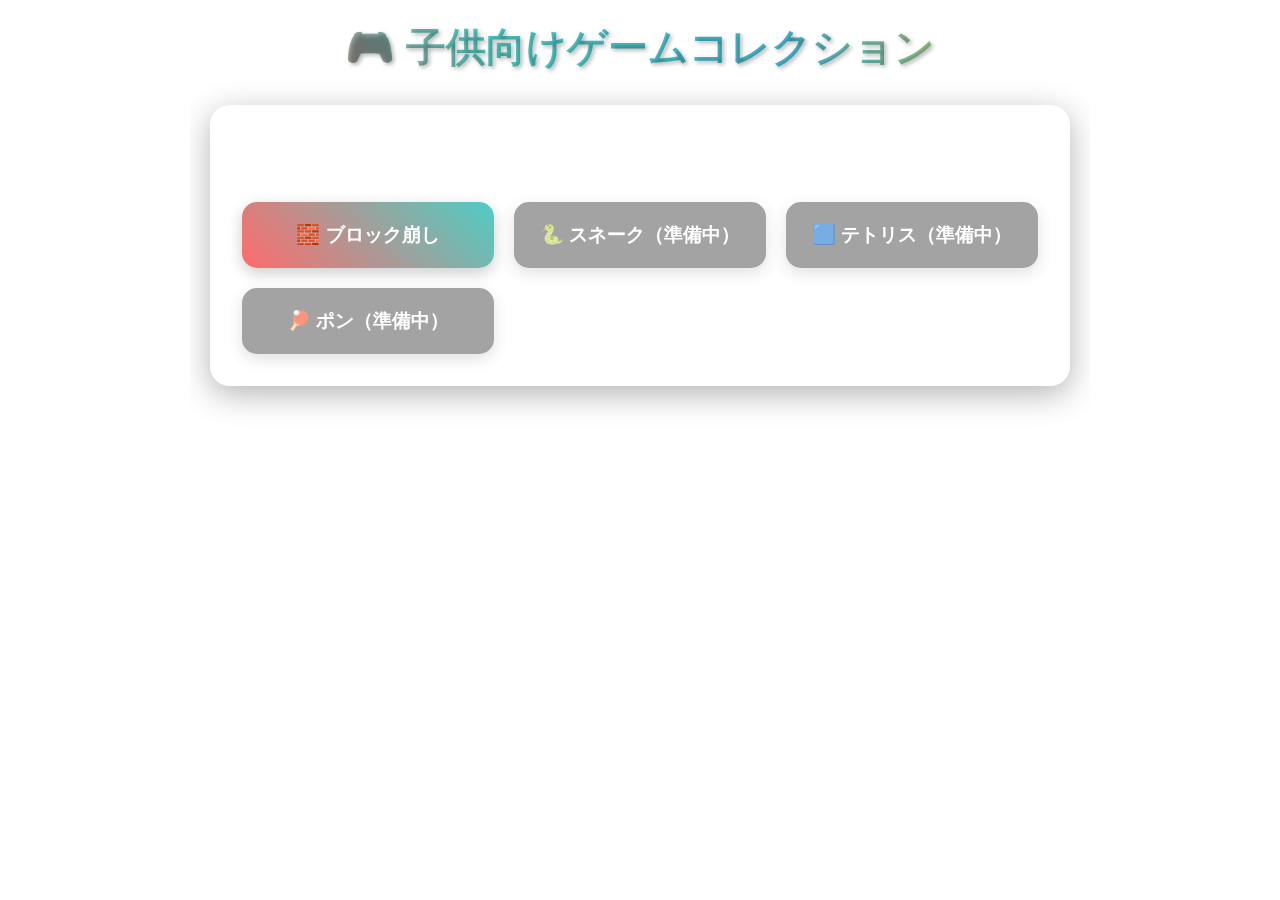
<file: index.html>
<!DOCTYPE html>
<html lang="ja">
<head>
    <meta charset="UTF-8">
    <meta name="viewport" content="width=device-width, initial-scale=1.0">
    <title>子供向けゲームコレクション</title>
    <link rel="stylesheet" href="styles.css">
</head>
<body>
    <div class="container">
        <h1>🎮 子供向けゲームコレクション</h1>
        
        <!-- ゲーム選択メニュー -->
        <div id="gameMenu" class="game-menu">
            <h2>ゲームを選んでください</h2>
            <div class="game-buttons">
                <button class="game-btn" onclick="startGame('breakout')">
                    🧱 ブロック崩し
                </button>
                <button class="game-btn" onclick="startGame('snake')" disabled>
                    🐍 スネーク（準備中）
                </button>
                <button class="game-btn" onclick="startGame('tetris')" disabled>
                    🟦 テトリス（準備中）
                </button>
                <button class="game-btn" onclick="startGame('pong')" disabled>
                    🏓 ポン（準備中）
                </button>
            </div>
        </div>

        <!-- ゲーム画面 -->
        <div id="gameScreen" class="game-screen hidden">
            <div class="game-header">
                <h2 id="gameTitle">ブロック崩し</h2>
                <div class="game-controls">
                    <button onclick="pauseGame()">⏸️ 一時停止</button>
                    <button onclick="backToMenu()">🏠 メニューに戻る</button>
                </div>
            </div>
            
            <div class="game-info">
                <div class="score">スコア: <span id="score">0</span></div>
                <div class="lives">残り: <span id="lives">3</span></div>
                <div class="level">レベル: <span id="level">1</span></div>
            </div>
            
            <canvas id="gameCanvas" width="800" height="600"></canvas>
            
            <div class="game-instructions">
                <p>← → キーでパドルを動かしてボールを跳ね返そう！</p>
                <p>すべてのブロックを壊してクリアしよう！</p>
            </div>
        </div>

        <!-- ゲームオーバー画面 -->
        <div id="gameOverScreen" class="game-over hidden">
            <div class="game-over-content">
                <h2 id="gameOverTitle">ゲームオーバー</h2>
                <div class="final-score">
                    最終スコア: <span id="finalScore">0</span>
                </div>
                <div class="game-over-buttons">
                    <button onclick="restartGame()">🔄 もう一度</button>
                    <button onclick="backToMenu()">🏠 メニューに戻る</button>
                </div>
            </div>
        </div>
    </div>

    <script src="games.js"></script>
</body>
</html>
</file>
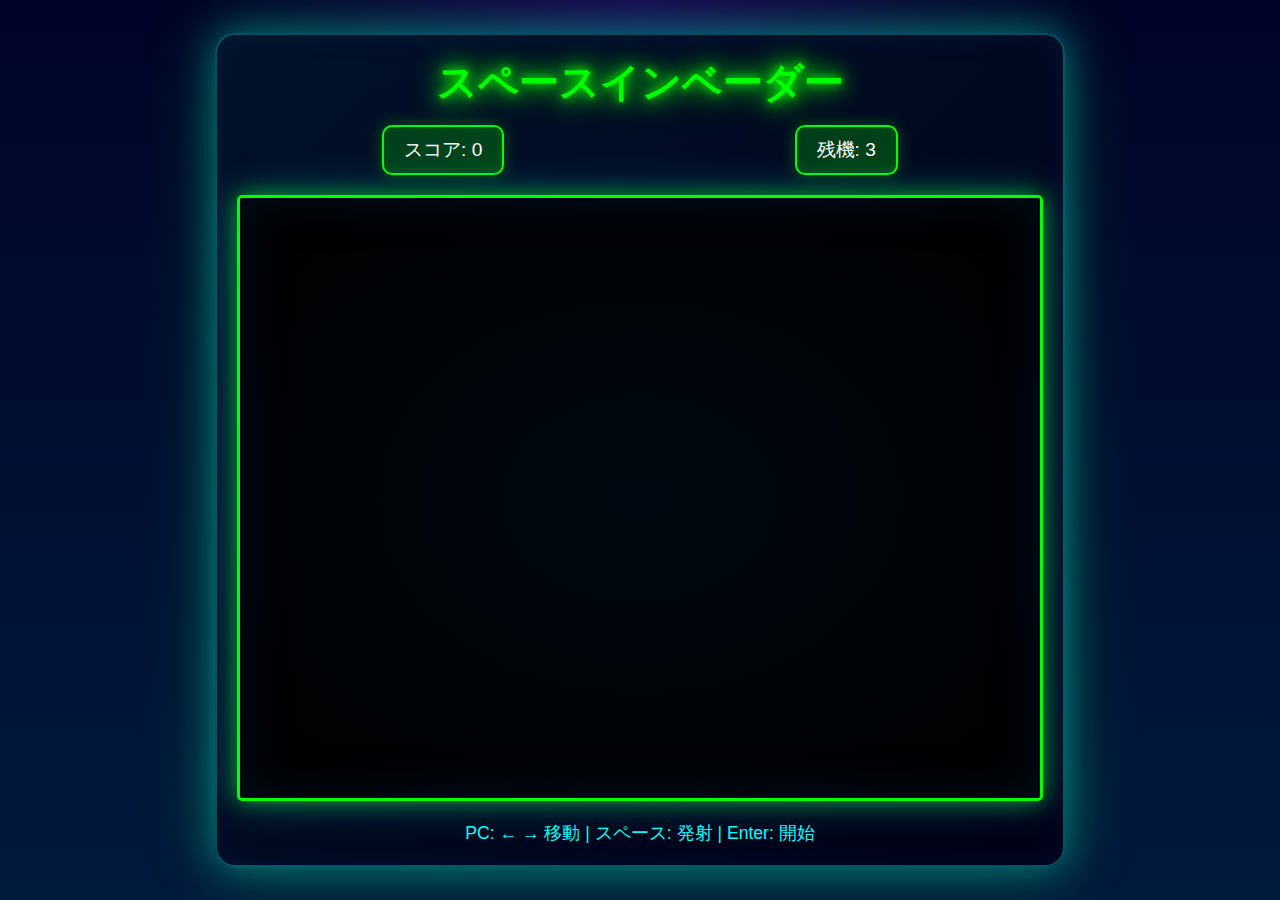
<file: invader-game/index.html>
<!DOCTYPE html>
<html lang="ja">
<head>
    <meta charset="UTF-8">
    <meta name="viewport" content="width=device-width, initial-scale=1.0, maximum-scale=1.0, user-scalable=no, viewport-fit=cover">
    <meta name="apple-mobile-web-app-capable" content="yes">
    <meta name="apple-mobile-web-app-status-bar-style" content="black-translucent">
    <meta name="apple-mobile-web-app-title" content="インベーダー">
    <meta name="mobile-web-app-capable" content="yes">
    <meta name="theme-color" content="#000428">
    <title>スペースインベーダー</title>
    <link rel="stylesheet" href="style.css">
    <link rel="manifest" href="manifest.json">
</head>
<body>
    <div class="game-container">
        <div class="header">
            <h1>スペースインベーダー</h1>
            <div class="info">
                <div class="score">スコア: <span id="score">0</span></div>
                <div class="lives">残機: <span id="lives">3</span></div>
            </div>
        </div>
        <canvas id="gameCanvas"></canvas>
        
        <!-- 仮想コントローラー -->
        <div class="virtual-controls">
            <div class="controls-row">
                <div class="move-buttons">
                    <button id="leftBtn" class="control-btn move-btn">◄</button>
                    <button id="rightBtn" class="control-btn move-btn">►</button>
                </div>
                <button id="fireBtn" class="control-btn fire-btn">🚀 発射</button>
            </div>
            <button id="startBtn" class="control-btn start-btn">▶ スタート</button>
        </div>
        
        <div class="controls">
            <p class="desktop-controls">PC: ← → 移動 | スペース: 発射 | Enter: 開始</p>
            <p class="mobile-controls">📱 画面タップまたはボタンで操作</p>
        </div>
        <div id="gameOver" class="game-over hidden">
            <h2>ゲームオーバー</h2>
            <p>最終スコア: <span id="finalScore">0</span></p>
            <p class="desktop-controls">Enterキーでリスタート</p>
            <p class="mobile-controls">スタートボタンでリスタート</p>
        </div>
        <div id="gameWin" class="game-win hidden">
            <h2>ステージクリア！</h2>
            <p>スコア: <span id="winScore">0</span></p>
            <p class="desktop-controls">Enterキーで次のステージ</p>
            <p class="mobile-controls">スタートボタンで次のステージ</p>
        </div>
    </div>
    <script src="game.js"></script>
    <script>
        // Service Worker登録
        if ('serviceWorker' in navigator) {
            window.addEventListener('load', () => {
                navigator.serviceWorker.register('./service-worker.js')
                    .then((registration) => {
                        console.log('Service Worker登録成功:', registration);
                    })
                    .catch((error) => {
                        console.log('Service Worker登録失敗:', error);
                    });
            });
        }
    </script>
</body>
</html>
</file>
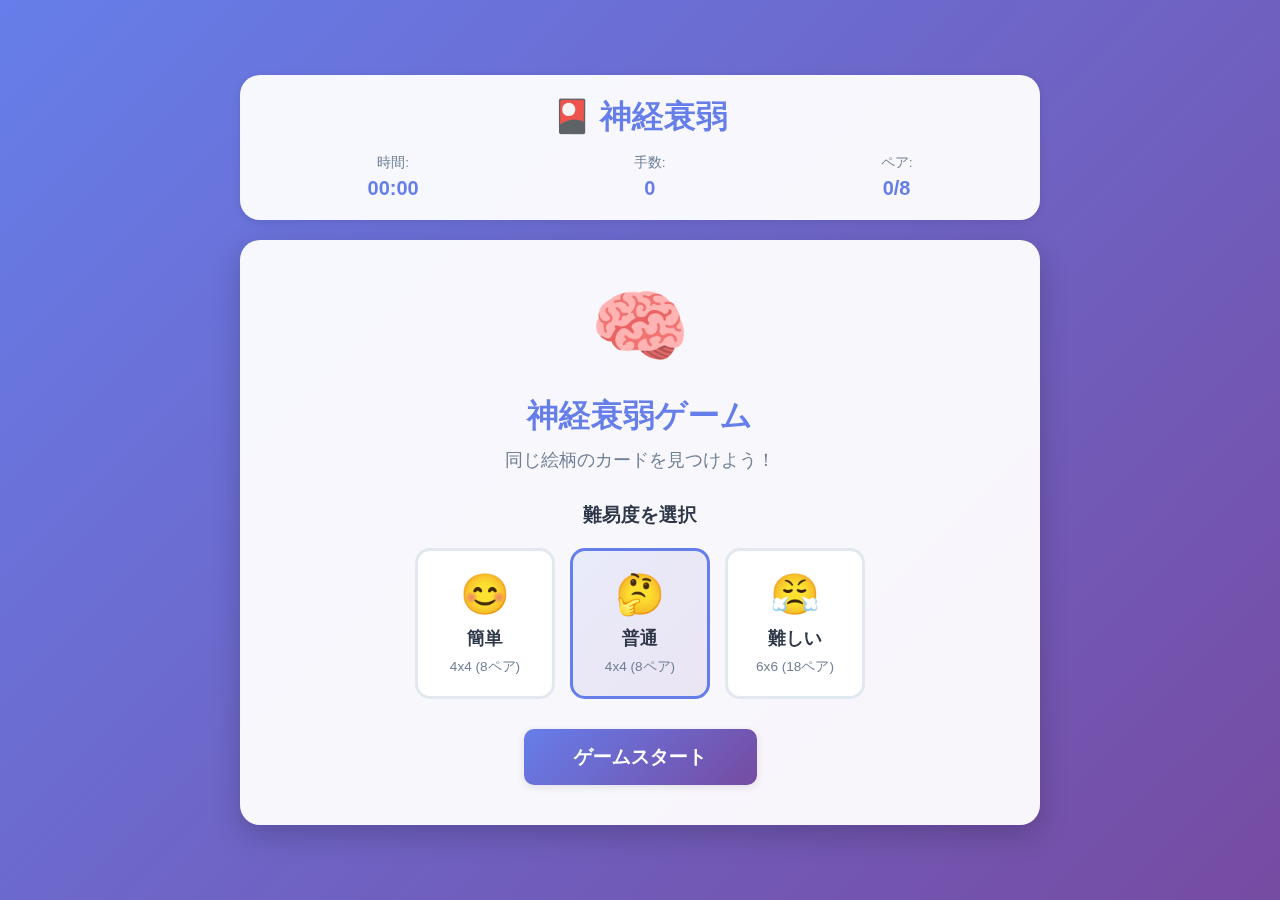
<file: memory-game/index.html>
<!DOCTYPE html>
<html lang="ja">
<head>
    <meta charset="UTF-8">
    <meta name="viewport" content="width=device-width, initial-scale=1.0, maximum-scale=1.0, user-scalable=no, viewport-fit=cover">
    <meta name="apple-mobile-web-app-capable" content="yes">
    <meta name="apple-mobile-web-app-status-bar-style" content="black-translucent">
    <meta name="apple-mobile-web-app-title" content="神経衰弱">
    <meta name="mobile-web-app-capable" content="yes">
    <meta name="theme-color" content="#667eea">
    <title>神経衰弱ゲーム</title>
    <link rel="stylesheet" href="style.css">
    <link rel="manifest" href="manifest.json">
</head>
<body>
    <div class="game-container">
        <!-- ヘッダー -->
        <header class="header">
            <h1>🎴 神経衰弱</h1>
            <div class="header-info">
                <div class="info-item">
                    <span class="label">時間:</span>
                    <span id="timer" class="value">00:00</span>
                </div>
                <div class="info-item">
                    <span class="label">手数:</span>
                    <span id="moves" class="value">0</span>
                </div>
                <div class="info-item">
                    <span class="label">ペア:</span>
                    <span id="pairs" class="value">0/8</span>
                </div>
            </div>
        </header>

        <!-- スタート画面 -->
        <div id="startScreen" class="screen active">
            <div class="start-content">
                <div class="game-icon">🧠</div>
                <h2>神経衰弱ゲーム</h2>
                <p class="description">同じ絵柄のカードを見つけよう！</p>
                
                <div class="difficulty-selector">
                    <h3>難易度を選択</h3>
                    <div class="difficulty-buttons">
                        <button class="difficulty-btn" data-level="easy">
                            <span class="emoji">😊</span>
                            <span class="level-name">簡単</span>
                            <span class="level-desc">4x4 (8ペア)</span>
                        </button>
                        <button class="difficulty-btn active" data-level="medium">
                            <span class="emoji">🤔</span>
                            <span class="level-name">普通</span>
                            <span class="level-desc">4x4 (8ペア)</span>
                        </button>
                        <button class="difficulty-btn" data-level="hard">
                            <span class="emoji">😤</span>
                            <span class="level-name">難しい</span>
                            <span class="level-desc">6x6 (18ペア)</span>
                        </button>
                    </div>
                </div>

                <button id="startBtn" class="btn btn-primary btn-large">ゲームスタート</button>
            </div>
        </div>

        <!-- ゲーム画面 -->
        <div id="gameScreen" class="screen">
            <div id="cardBoard" class="card-board">
                <!-- カードが動的に生成される -->
            </div>
            
            <div class="game-controls">
                <button id="restartBtn" class="btn btn-secondary">🔄 リスタート</button>
                <button id="backToMenuBtn" class="btn btn-secondary">← メニュー</button>
            </div>
        </div>

        <!-- クリア画面 -->
        <div id="clearScreen" class="screen">
            <div class="clear-content">
                <div class="celebration">🎉</div>
                <h2>おめでとうございます！</h2>
                <p class="clear-message">すべてのペアを見つけました！</p>
                
                <div class="result-card">
                    <div class="result-item">
                        <span class="result-label">⏱️ 時間:</span>
                        <span id="finalTime" class="result-value">00:00</span>
                    </div>
                    <div class="result-item">
                        <span class="result-label">👆 手数:</span>
                        <span id="finalMoves" class="result-value">0</span>
                    </div>
                    <div class="result-item">
                        <span class="result-label">⭐ スコア:</span>
                        <span id="finalScore" class="result-value">0</span>
                    </div>
                </div>
                
                <div class="button-group">
                    <button id="playAgainBtn" class="btn btn-primary">もう一度</button>
                    <button id="changeDifficultyBtn" class="btn btn-secondary">難易度変更</button>
                </div>
            </div>
        </div>
    </div>

    <!-- 紙吹雪エフェクト -->
    <canvas id="confettiCanvas"></canvas>

    <script src="game.js"></script>
    <script>
        // Service Worker登録
        if ('serviceWorker' in navigator) {
            window.addEventListener('load', () => {
                navigator.serviceWorker.register('./service-worker.js')
                    .then((registration) => {
                        console.log('Service Worker登録成功:', registration);
                    })
                    .catch((error) => {
                        console.log('Service Worker登録失敗:', error);
                    });
            });
        }
    </script>
</body>
</html>
</file>
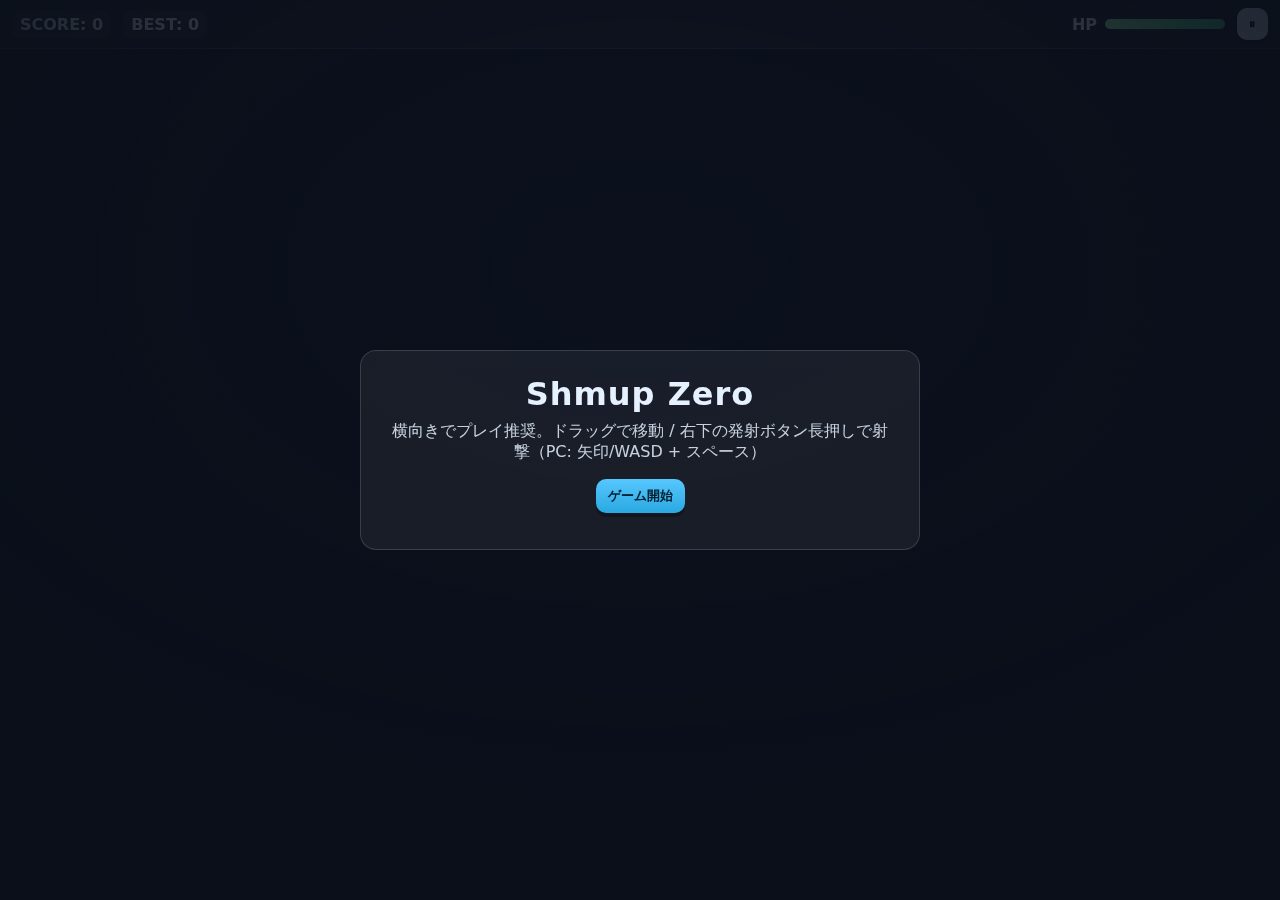
<file: shmup-zero/index.html>
<!DOCTYPE html>
<html lang="ja">
  <head>
    <meta charset="utf-8" />
    <meta name="viewport" content="width=device-width, initial-scale=1, maximum-scale=1, user-scalable=no, viewport-fit=cover" />
    <meta name="theme-color" content="#0b0f1a" />
    <title>Shmup Zero</title>
    <link rel="manifest" href="./manifest.json" />
    <link rel="stylesheet" href="./style.css" />
  </head>
  <body>
    <noscript>本ゲームを遊ぶには JavaScript を有効にしてください。</noscript>

    <div id="app">
      <!-- 上部ステータスバー -->
      <div id="topBar" class="bar top-bar">
        <div id="hud" class="hud">
          <div class="hud-left">
            <div class="score">SCORE: <span id="scoreValue">0</span></div>
            <div class="highscore">BEST: <span id="highScoreValue">0</span></div>
          </div>
          <div class="hud-right">
            <div class="health">
              HP
              <div class="healthbar">
                <div id="healthFill" class="healthbar-fill" style="width:100%"></div>
              </div>
            </div>
            <button id="pauseBtn" class="btn" aria-label="一時停止">⏸</button>
          </div>
        </div>
      </div>

      <!-- ステージ領域（キャンバス） -->
      <div id="stage" class="stage">
        <canvas id="gameCanvas" aria-label="横スクロールシューティング"></canvas>
        <!-- ボスHPバー（キャンバス上部中央に重ねる） -->
        <div id="bossHud" class="boss-hud hidden">
          <div class="bossbar">
            <div id="bossLabel" class="bossbar-label">BOSS</div>
            <div class="bossbar-track">
              <div id="bossBarFill" class="bossbar-fill" style="width:100%"></div>
            </div>
          </div>
        </div>
      </div>

        <!-- モバイル発射ボタン（右下固定） -->
        <button id="fireBtn" class="btn fire-btn" aria-label="発射">🚀 発射</button>

          <!-- ポーズ設定オーバーレイ -->
          <div id="pauseSettings" class="overlay hidden" role="dialog" aria-modal="true" aria-labelledby="pauseSettingsTitle">
            <div class="panel settings-panel">
              <h2 id="pauseSettingsTitle" class="title">ポーズ設定</h2>
              <form id="settingsForm" class="settings-form">
                <fieldset class="settings-group">
                  <legend>操作タイプ</legend>
                  <div class="settings-options settings-modes">
                    <label class="settings-option" for="controlRelative">
                      <input type="radio" name="controlMode" id="controlRelative" value="relative" />
                      <span>バーチャルスティック（現行の操作）</span>
                    </label>
                    <label class="settings-option" for="controlFollow">
                      <input type="radio" name="controlMode" id="controlFollow" value="follow" />
                      <span>指に合わせて機体が追従（以前の操作）</span>
                    </label>
                  </div>
                </fieldset>

                <fieldset class="settings-group">
                  <legend>アイテム獲得状態</legend>
                  <div class="settings-options settings-items">
                    <label class="settings-option" for="itemAttack">
                      <input type="checkbox" id="itemAttack" />
                      <span>攻撃強化（パワーアップ）</span>
                    </label>
                    <label class="settings-option" for="itemCompanion">
                      <input type="checkbox" id="itemCompanion" />
                      <span>子機サポート</span>
                    </label>
                    <label class="settings-option" for="itemBarrier">
                      <input type="checkbox" id="itemBarrier" />
                      <span>バリア（シールド）</span>
                    </label>
                    <label class="settings-option" for="itemSpeed">
                      <input type="checkbox" id="itemSpeed" />
                      <span>スピードアップ</span>
                    </label>
                  </div>
                </fieldset>
              </form>
              <div class="controls settings-controls">
                <button id="settingsApplyBtn" type="button" class="btn primary">設定を反映して再開</button>
                <button id="settingsResumeBtn" type="button" class="btn">変更せずに再開</button>
              </div>
            </div>
          </div>

        <div id="overlay" class="overlay hidden">
          <div class="panel">
            <h1 class="title">Shmup Zero</h1>
            <p class="subtitle">横向きでプレイ推奨。ドラッグで移動 / 右下の発射ボタン長押しで射撃（PC: 矢印/WASD + スペース）</p>
            <div class="controls">
              <button id="startBtn" class="btn primary">ゲーム開始</button>
              <button id="restartBtn" class="btn hidden">もう一度</button>
              <button id="resumeStageBtn" class="btn hidden">同じステージから再開</button>
            </div>
            <div id="finalStats" class="final-stats hidden"></div>
          </div>
        </div>

      <!-- ステージクリア時モーダル -->
      <div id="stageModal" class="overlay hidden">
        <div class="panel">
          <h2 id="stageModalTitle" class="title">ステージ1クリア！</h2>
          <p class="subtitle">次のステージへ進みます。</p>
          <div class="controls">
            <button id="stageModalBtn" class="btn primary">続ける</button>
          </div>
        </div>
      </div>

      <!-- 縦向き時の回転促しオーバーレイ -->
      <div id="rotateOverlay" class="rotate-overlay">
        <div class="panel">
          <h2 class="title">横向きでプレイしてください</h2>
          <p class="subtitle">iPhone を横向きにするとゲームを開始できます。</p>
        </div>
      </div>
    </div>

    <script type="module" src="./game.js"></script>
    <script>
      if ('serviceWorker' in navigator) {
        window.addEventListener('load', () => {
          navigator.serviceWorker.register('./service-worker.js').catch(() => {});
        });
      }
    </script>
  </body>
</html>
</file>
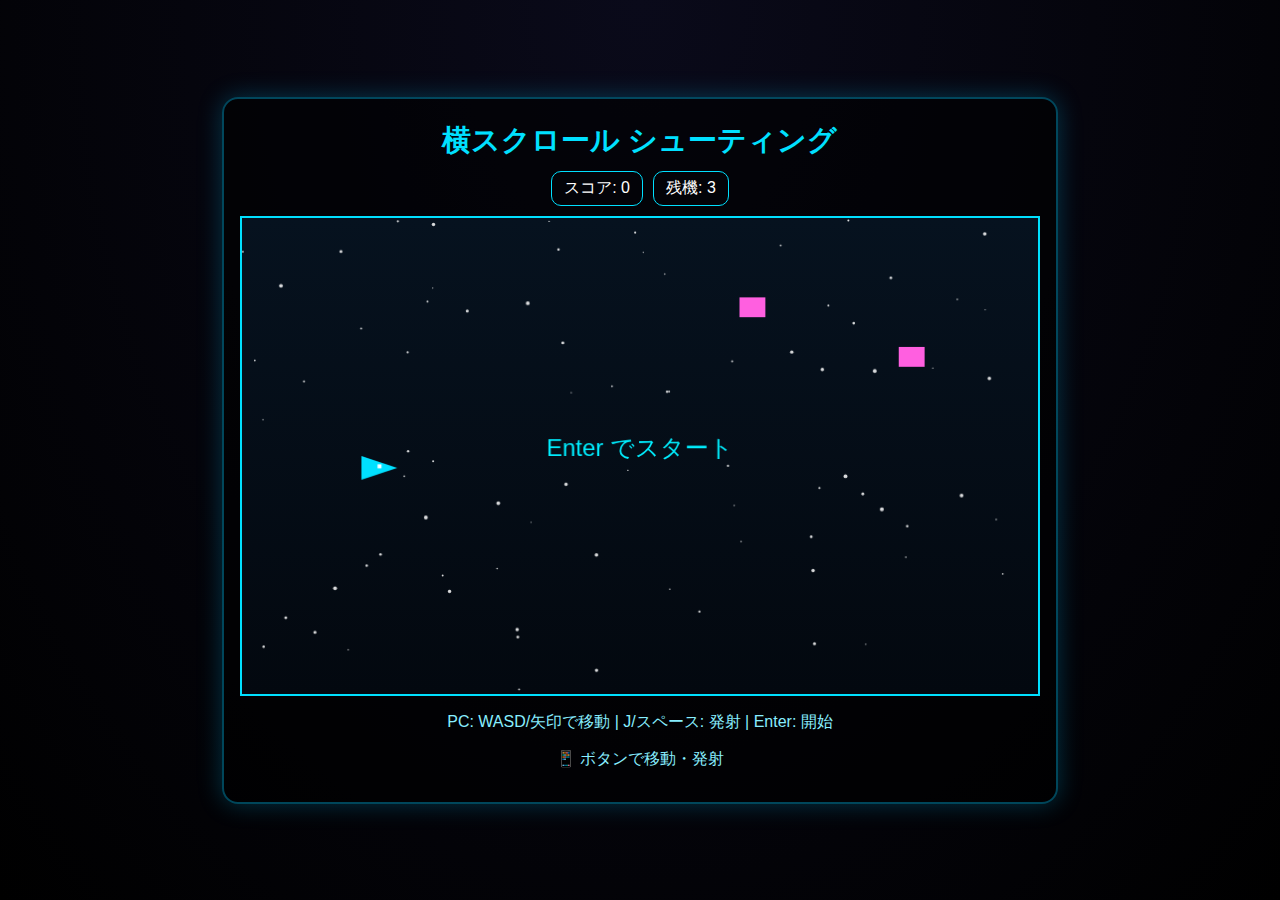
<file: side-scroller-game/index.html>
<!DOCTYPE html>
<html lang="ja">
<head>
  <meta charset="UTF-8">
  <meta name="viewport" content="width=device-width, initial-scale=1.0, maximum-scale=1.0, user-scalable=no, viewport-fit=cover">
  <meta name="apple-mobile-web-app-capable" content="yes">
  <meta name="apple-mobile-web-app-status-bar-style" content="black-translucent">
  <meta name="apple-mobile-web-app-title" content="サイドスクローラー">
  <meta name="mobile-web-app-capable" content="yes">
  <meta name="theme-color" content="#0a0a1a">
  <title>横スクロール シューティング</title>
  <link rel="stylesheet" href="style.css">
  <link rel="manifest" href="manifest.json">
</head>
<body>
  <div class="game-container">
    <header class="header">
      <h1>横スクロール シューティング</h1>
      <div class="info">
        <div class="score">スコア: <span id="score">0</span></div>
        <div class="lives">残機: <span id="lives">3</span></div>
      </div>
    </header>

    <canvas id="gameCanvas"></canvas>

    <div class="virtual-controls">
      <div class="controls-row">
        <div class="move-buttons">
          <button id="leftBtn" class="control-btn move-btn">◄</button>
          <button id="rightBtn" class="control-btn move-btn">►</button>
          <button id="upBtn" class="control-btn move-btn">▲</button>
          <button id="downBtn" class="control-btn move-btn">▼</button>
        </div>
        <div class="toggle-btn-wrapper">
          <button id="fireBtn" class="control-btn fire-btn">🚀 発射</button>
          <button id="startBtn" class="control-btn start-btn">▶ スタート</button>
        </div>
      </div>
    </div>

    <div class="controls">
      <p class="desktop-controls">PC: WASD/矢印で移動 | J/スペース: 発射 | Enter: 開始</p>
      <p class="mobile-controls">📱 ボタンで移動・発射</p>
    </div>

    <div id="gameOver" class="game-over hidden">
      <h2>ゲームオーバー</h2>
      <p>最終スコア: <span id="finalScore">0</span></p>
      <p class="desktop-controls">Enterキーでリスタート</p>
      <p class="mobile-controls">スタートボタンでリスタート</p>
    </div>

    <div id="gameWin" class="game-win hidden">
      <h2>ステージクリア！</h2>
      <p>スコア: <span id="winScore">0</span></p>
      <p class="desktop-controls">Enterキーで次のステージ</p>
      <p class="mobile-controls">スタートボタンで次のステージ</p>
    </div>
  </div>

  <script src="game.js"></script>
  <script>
    if ('serviceWorker' in navigator) {
      window.addEventListener('load', () => {
        navigator.serviceWorker.register('./service-worker.js')
          .then(reg => console.log('SW 登録成功', reg))
          .catch(err => console.log('SW 登録失敗', err));
      });
    }
  </script>
</body>
</html>
</file>
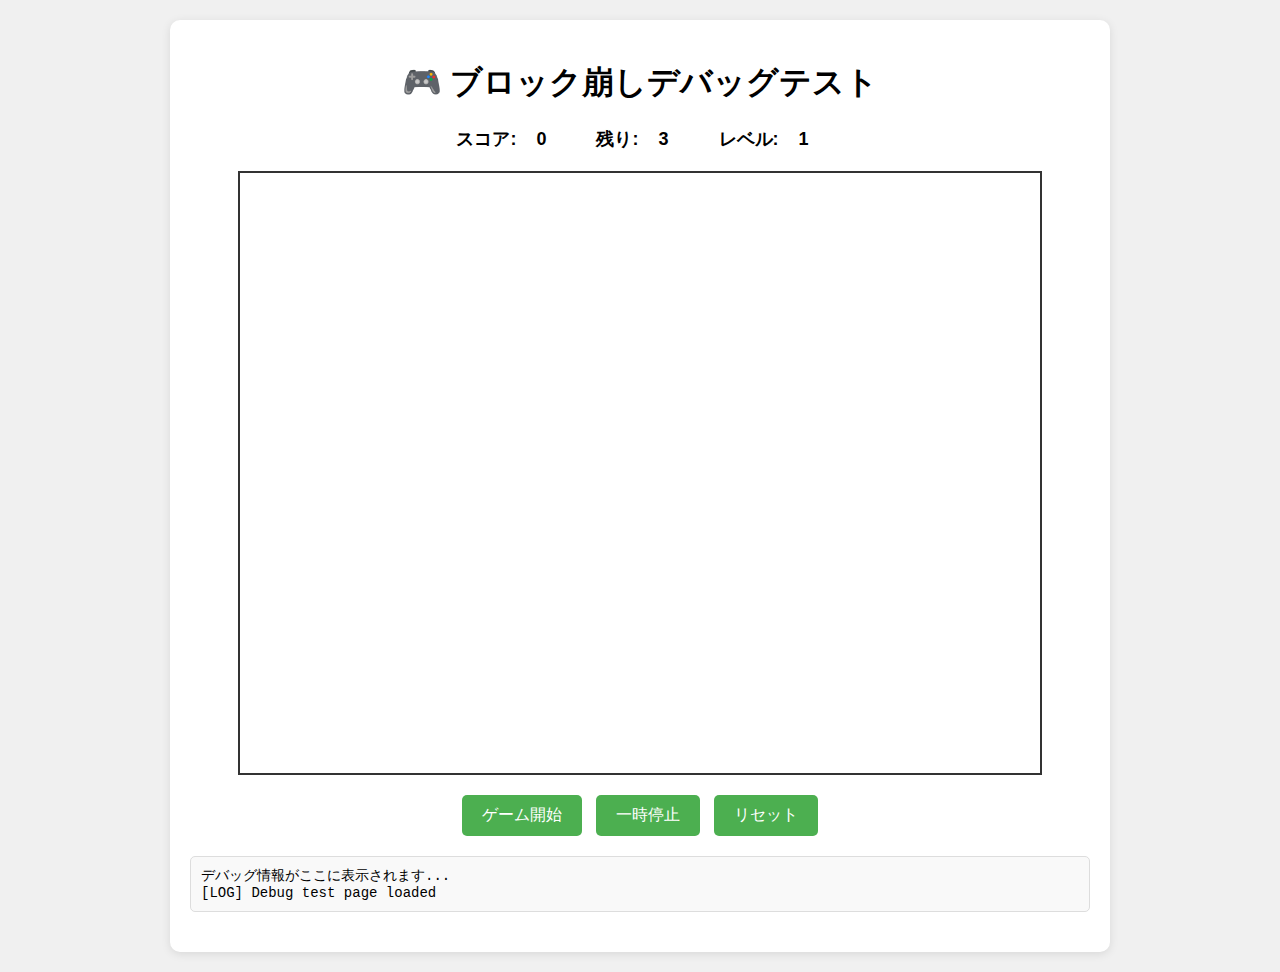
<file: debug_test.html>
<!DOCTYPE html>
<html lang="ja">
<head>
    <meta charset="UTF-8">
    <meta name="viewport" content="width=device-width, initial-scale=1.0">
    <title>ゲームデバッグテスト</title>
    <style>
        body {
            margin: 0;
            padding: 20px;
            background-color: #f0f0f0;
            font-family: Arial, sans-serif;
        }
        .container {
            max-width: 900px;
            margin: 0 auto;
            background-color: white;
            padding: 20px;
            border-radius: 10px;
            box-shadow: 0 2px 10px rgba(0,0,0,0.1);
        }
        #gameCanvas {
            border: 2px solid #333;
            display: block;
            margin: 20px auto;
        }
        .controls {
            text-align: center;
            margin: 20px 0;
        }
        button {
            padding: 10px 20px;
            margin: 0 5px;
            font-size: 16px;
            cursor: pointer;
            background-color: #4CAF50;
            color: white;
            border: none;
            border-radius: 5px;
        }
        button:hover {
            background-color: #45a049;
        }
        .debug-info {
            background-color: #f9f9f9;
            padding: 10px;
            margin: 20px 0;
            border: 1px solid #ddd;
            border-radius: 5px;
            font-family: monospace;
            font-size: 14px;
            max-height: 200px;
            overflow-y: auto;
        }
        .game-info {
            text-align: center;
            font-size: 18px;
            margin: 10px 0;
        }
        .game-info span {
            margin: 0 15px;
            font-weight: bold;
        }
    </style>
</head>
<body>
    <div class="container">
        <h1 style="text-align: center;">🎮 ブロック崩しデバッグテスト</h1>
        
        <div class="game-info">
            <span>スコア: <span id="score">0</span></span>
            <span>残り: <span id="lives">3</span></span>
            <span>レベル: <span id="level">1</span></span>
        </div>
        
        <canvas id="gameCanvas" width="800" height="600"></canvas>
        
        <div class="controls">
            <button onclick="testStartGame()">ゲーム開始</button>
            <button onclick="testPauseGame()">一時停止</button>
            <button onclick="testResetGame()">リセット</button>
        </div>
        
        <div class="debug-info" id="debugInfo">
            デバッグ情報がここに表示されます...
        </div>
    </div>

    <script>
        // デバッグ用のコンソールログを画面に表示
        const debugInfo = document.getElementById('debugInfo');
        const originalLog = console.log;
        const originalError = console.error;
        
        console.log = function(...args) {
            originalLog.apply(console, args);
            const message = args.map(arg => typeof arg === 'object' ? JSON.stringify(arg) : arg).join(' ');
            debugInfo.innerHTML += `<div style="color: black;">[LOG] ${message}</div>`;
            debugInfo.scrollTop = debugInfo.scrollHeight;
        };
        
        console.error = function(...args) {
            originalError.apply(console, args);
            const message = args.map(arg => typeof arg === 'object' ? JSON.stringify(arg) : arg).join(' ');
            debugInfo.innerHTML += `<div style="color: red;">[ERROR] ${message}</div>`;
            debugInfo.scrollTop = debugInfo.scrollHeight;
        };
        
        let gameManager = null;
        
        function testStartGame() {
            console.log('testStartGame called');
            if (!gameManager) {
                console.log('Initializing GameManager...');
                gameManager = new GameManager();
            }
            
            if (!gameManager.currentGame) {
                console.log('Creating new BreakoutGame...');
                gameManager.currentGame = new BreakoutGame(gameManager);
                gameManager.currentGame.autoStart = true;
            }
            
            console.log('Starting game...');
            gameManager.currentGame.startGame();
        }
        
        function testPauseGame() {
            if (gameManager && gameManager.currentGame) {
                gameManager.currentGame.gameRunning = !gameManager.currentGame.gameRunning;
                console.log('Game paused:', !gameManager.currentGame.gameRunning);
                if (gameManager.currentGame.gameRunning) {
                    gameManager.currentGame.gameLoop();
                }
            }
        }
        
        function testResetGame() {
            console.log('Resetting game...');
            if (gameManager && gameManager.currentGame) {
                gameManager.currentGame.gameRunning = false;
                gameManager.currentGame = null;
            }
            debugInfo.innerHTML = 'デバッグ情報がリセットされました...<br>';
        }
        
        console.log('Debug test page loaded');
    </script>
    <script src="games.js"></script>
</body>
</html>
</file>
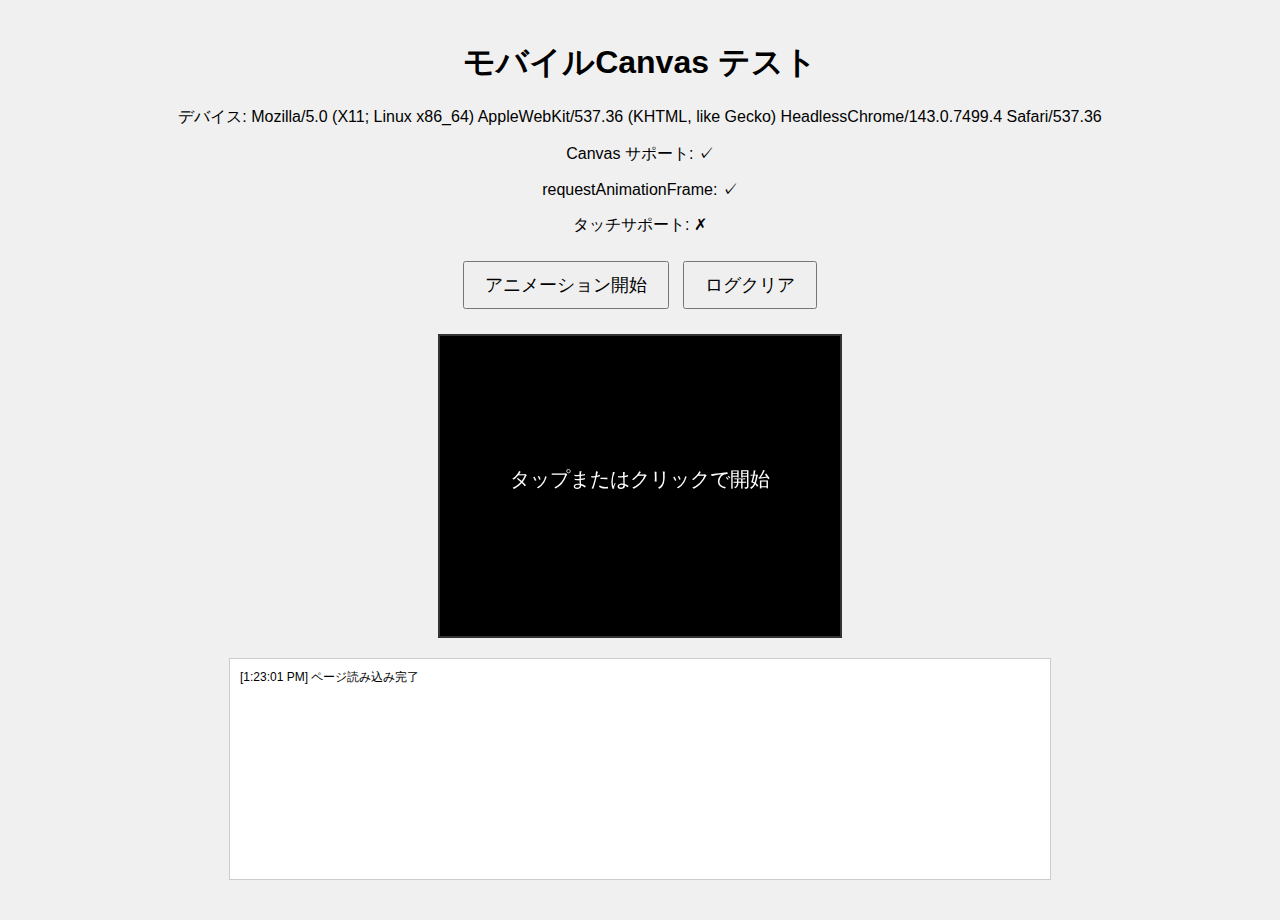
<file: mobile_test.html>
<!DOCTYPE html>
<html lang="ja">
<head>
    <meta charset="UTF-8">
    <meta name="viewport" content="width=device-width, initial-scale=1.0, maximum-scale=1.0, user-scalable=no">
    <meta name="apple-mobile-web-app-capable" content="yes">
    <meta name="apple-mobile-web-app-status-bar-style" content="black-translucent">
    <title>モバイルデバッグテスト</title>
    <style>
        body {
            margin: 0;
            padding: 20px;
            font-family: Arial, sans-serif;
            background: #f0f0f0;
        }
        #canvas {
            border: 2px solid #333;
            background: #000;
            display: block;
            margin: 20px auto;
            touch-action: none;
        }
        #log {
            background: white;
            border: 1px solid #ccc;
            padding: 10px;
            margin: 20px auto;
            width: 90%;
            max-width: 800px;
            height: 200px;
            overflow-y: auto;
            font-size: 12px;
        }
        .control {
            text-align: center;
            margin: 20px;
        }
        button {
            font-size: 18px;
            padding: 10px 20px;
            margin: 5px;
        }
        .status {
            text-align: center;
            font-size: 16px;
            margin: 10px;
        }
    </style>
</head>
<body>
    <h1 style="text-align: center;">モバイルCanvas テスト</h1>
    
    <div class="status">
        <p>デバイス: <span id="device"></span></p>
        <p>Canvas サポート: <span id="canvasSupport"></span></p>
        <p>requestAnimationFrame: <span id="rafSupport"></span></p>
        <p>タッチサポート: <span id="touchSupport"></span></p>
    </div>

    <div class="control">
        <button id="startBtn" onclick="startAnimation()">アニメーション開始</button>
        <button onclick="clearLog()">ログクリア</button>
    </div>

    <canvas id="canvas" width="400" height="300"></canvas>
    
    <div id="log"></div>

    <script>
        const canvas = document.getElementById('canvas');
        const ctx = canvas.getContext('2d');
        const log = document.getElementById('log');
        let animationId = null;
        let ball = {
            x: 200,
            y: 150,
            vx: 2,
            vy: 1.5,
            radius: 20
        };
        let isAnimating = false;
        let frameCount = 0;
        let lastTime = 0;
        let fps = 0;

        // デバイス情報の表示
        document.getElementById('device').textContent = navigator.userAgent;
        document.getElementById('canvasSupport').textContent = !!canvas.getContext ? '✓' : '✗';
        document.getElementById('rafSupport').textContent = !!window.requestAnimationFrame ? '✓' : '✗';
        document.getElementById('touchSupport').textContent = 'ontouchstart' in window ? '✓' : '✗';

        function addLog(message) {
            const time = new Date().toLocaleTimeString();
            log.innerHTML = `<div>[${time}] ${message}</div>` + log.innerHTML;
            if (log.children.length > 100) {
                log.removeChild(log.lastChild);
            }
        }

        function clearLog() {
            log.innerHTML = '';
        }

        // Canvas初期描画
        function drawInitial() {
            ctx.fillStyle = '#000';
            ctx.fillRect(0, 0, canvas.width, canvas.height);
            
            ctx.fillStyle = '#fff';
            ctx.font = '20px Arial';
            ctx.textAlign = 'center';
            ctx.fillText('タップまたはクリックで開始', canvas.width / 2, canvas.height / 2);
        }

        function update() {
            // ボールの移動
            ball.x += ball.vx;
            ball.y += ball.vy;

            // 壁での反射
            if (ball.x - ball.radius <= 0 || ball.x + ball.radius >= canvas.width) {
                ball.vx = -ball.vx;
                addLog('壁で反射（横）');
            }
            if (ball.y - ball.radius <= 0 || ball.y + ball.radius >= canvas.height) {
                ball.vy = -ball.vy;
                addLog('壁で反射（縦）');
            }

            // 境界内に収める
            ball.x = Math.max(ball.radius, Math.min(canvas.width - ball.radius, ball.x));
            ball.y = Math.max(ball.radius, Math.min(canvas.height - ball.radius, ball.y));
        }

        function draw() {
            // 背景をクリア
            ctx.fillStyle = 'rgba(0, 0, 0, 0.1)';
            ctx.fillRect(0, 0, canvas.width, canvas.height);

            // ボールを描画
            ctx.beginPath();
            ctx.arc(ball.x, ball.y, ball.radius, 0, Math.PI * 2);
            ctx.fillStyle = '#4ecdc4';
            ctx.fill();
            ctx.strokeStyle = '#fff';
            ctx.lineWidth = 2;
            ctx.stroke();

            // FPS表示
            ctx.fillStyle = '#fff';
            ctx.font = '16px Arial';
            ctx.textAlign = 'left';
            ctx.fillText(`FPS: ${fps.toFixed(1)}`, 10, 20);
            ctx.fillText(`Frame: ${frameCount}`, 10, 40);
            ctx.fillText(`Position: (${ball.x.toFixed(0)}, ${ball.y.toFixed(0)})`, 10, 60);
        }

        function animate(currentTime) {
            if (!isAnimating) {
                addLog('アニメーション停止');
                return;
            }

            frameCount++;
            
            // FPS計算
            if (currentTime - lastTime >= 1000) {
                fps = frameCount * 1000 / (currentTime - lastTime);
                if (frameCount % 60 === 0) {
                    addLog(`FPS: ${fps.toFixed(1)}, Frames: ${frameCount}`);
                }
                lastTime = currentTime;
                frameCount = 0;
            }

            try {
                update();
                draw();
            } catch (error) {
                addLog(`エラー: ${error.message}`);
                isAnimating = false;
                return;
            }

            // 次のフレーム
            const raf = window.requestAnimationFrame || 
                       window.webkitRequestAnimationFrame || 
                       window.mozRequestAnimationFrame || 
                       window.msRequestAnimationFrame ||
                       ((callback) => window.setTimeout(callback, 1000/60));
            
            animationId = raf(animate);
        }

        function startAnimation() {
            if (isAnimating) {
                isAnimating = false;
                document.getElementById('startBtn').textContent = 'アニメーション開始';
                addLog('アニメーション停止要求');
                if (animationId) {
                    cancelAnimationFrame(animationId);
                }
            } else {
                isAnimating = true;
                document.getElementById('startBtn').textContent = 'アニメーション停止';
                addLog('アニメーション開始');
                frameCount = 0;
                lastTime = performance.now();
                animate(lastTime);
            }
        }

        // タッチイベント
        canvas.addEventListener('touchstart', (e) => {
            e.preventDefault();
            const rect = canvas.getBoundingClientRect();
            const touch = e.touches[0];
            const x = touch.clientX - rect.left;
            const y = touch.clientY - rect.top;
            addLog(`タッチ開始: (${x.toFixed(0)}, ${y.toFixed(0)})`);
            
            // ボールをタッチ位置に移動
            ball.x = x * (canvas.width / rect.width);
            ball.y = y * (canvas.height / rect.height);
        });

        canvas.addEventListener('touchmove', (e) => {
            e.preventDefault();
            if (e.touches.length > 0) {
                const rect = canvas.getBoundingClientRect();
                const touch = e.touches[0];
                const x = touch.clientX - rect.left;
                const y = touch.clientY - rect.top;
                
                // ボールをタッチ位置に移動
                ball.x = x * (canvas.width / rect.width);
                ball.y = y * (canvas.height / rect.height);
            }
        });

        // マウスイベント（デスクトップ用）
        canvas.addEventListener('click', (e) => {
            const rect = canvas.getBoundingClientRect();
            const x = e.clientX - rect.left;
            const y = e.clientY - rect.top;
            addLog(`クリック: (${x.toFixed(0)}, ${y.toFixed(0)})`);
            
            // ボールをクリック位置に移動
            ball.x = x * (canvas.width / rect.width);
            ball.y = y * (canvas.height / rect.height);
        });

        // 初期描画
        drawInitial();
        addLog('ページ読み込み完了');
    </script>
</body>
</html>
</file>
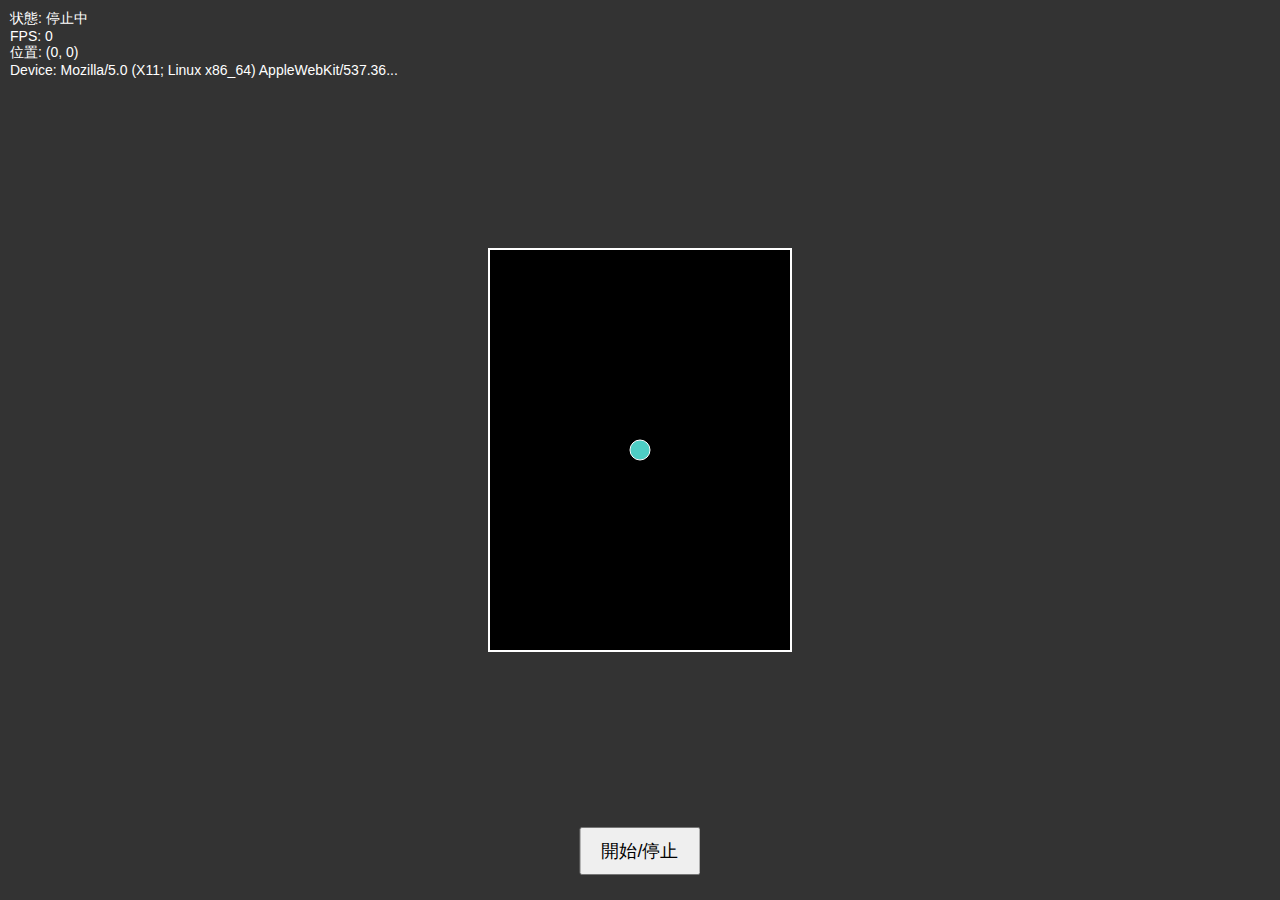
<file: simple_test.html>
<!DOCTYPE html>
<html lang="ja">
<head>
    <meta charset="UTF-8">
    <meta name="viewport" content="width=device-width, initial-scale=1.0, maximum-scale=1.0, user-scalable=no">
    <title>シンプル Canvas テスト</title>
    <style>
        body {
            margin: 0;
            padding: 0;
            background: #333;
            display: flex;
            justify-content: center;
            align-items: center;
            min-height: 100vh;
            font-family: Arial, sans-serif;
        }
        #myCanvas {
            border: 2px solid #fff;
            background: #000;
            touch-action: none;
        }
        #info {
            position: absolute;
            top: 10px;
            left: 10px;
            color: #fff;
            font-size: 14px;
        }
        #controls {
            position: absolute;
            bottom: 20px;
            left: 50%;
            transform: translateX(-50%);
        }
        button {
            font-size: 18px;
            padding: 10px 20px;
            margin: 5px;
        }
    </style>
</head>
<body>
    <div id="info">
        <div id="status">状態: 停止中</div>
        <div id="fps">FPS: 0</div>
        <div id="position">位置: (0, 0)</div>
        <div id="device"></div>
    </div>
    
    <canvas id="myCanvas" width="300" height="400"></canvas>
    
    <div id="controls">
        <button onclick="toggleAnimation()">開始/停止</button>
    </div>

    <script>
        const canvas = document.getElementById('myCanvas');
        const ctx = canvas.getContext('2d');
        let isRunning = false;
        let animationId = null;
        let ball = {
            x: 150,
            y: 200,
            vx: 2,
            vy: 3,
            radius: 10
        };
        let lastTime = 0;
        let frameCount = 0;
        let fps = 0;

        // デバイス情報を表示
        document.getElementById('device').textContent = `Device: ${navigator.userAgent.substring(0, 50)}...`;

        function update() {
            // ボールの移動
            ball.x += ball.vx;
            ball.y += ball.vy;

            // 壁での反射
            if (ball.x - ball.radius <= 0 || ball.x + ball.radius >= canvas.width) {
                ball.vx = -ball.vx;
            }
            if (ball.y - ball.radius <= 0 || ball.y + ball.radius >= canvas.height) {
                ball.vy = -ball.vy;
            }

            // 位置を表示
            document.getElementById('position').textContent = `位置: (${Math.round(ball.x)}, ${Math.round(ball.y)})`;
        }

        function draw() {
            // 背景をクリア
            ctx.fillStyle = '#000';
            ctx.fillRect(0, 0, canvas.width, canvas.height);

            // ボールを描画
            ctx.beginPath();
            ctx.arc(ball.x, ball.y, ball.radius, 0, Math.PI * 2);
            ctx.fillStyle = '#4ecdc4';
            ctx.fill();
            ctx.strokeStyle = '#fff';
            ctx.stroke();
        }

        function animate(currentTime) {
            if (!isRunning) return;

            // FPS計算
            frameCount++;
            if (currentTime - lastTime >= 1000) {
                fps = frameCount;
                document.getElementById('fps').textContent = `FPS: ${fps}`;
                frameCount = 0;
                lastTime = currentTime;
            }

            update();
            draw();

            animationId = requestAnimationFrame(animate);
        }

        function toggleAnimation() {
            if (isRunning) {
                isRunning = false;
                document.getElementById('status').textContent = '状態: 停止中';
                if (animationId) {
                    cancelAnimationFrame(animationId);
                }
            } else {
                isRunning = true;
                document.getElementById('status').textContent = '状態: 実行中';
                frameCount = 0;
                lastTime = performance.now();
                animate(lastTime);
            }
        }

        // タッチでボールを移動
        canvas.addEventListener('touchstart', (e) => {
            e.preventDefault();
            const rect = canvas.getBoundingClientRect();
            const touch = e.touches[0];
            ball.x = (touch.clientX - rect.left) * (canvas.width / rect.width);
            ball.y = (touch.clientY - rect.top) * (canvas.height / rect.height);
        });

        canvas.addEventListener('touchmove', (e) => {
            e.preventDefault();
            if (e.touches.length > 0) {
                const rect = canvas.getBoundingClientRect();
                const touch = e.touches[0];
                ball.x = (touch.clientX - rect.left) * (canvas.width / rect.width);
                ball.y = (touch.clientY - rect.top) * (canvas.height / rect.height);
            }
        });

        // 初期描画
        draw();
    </script>
</body>
</html>
</file>
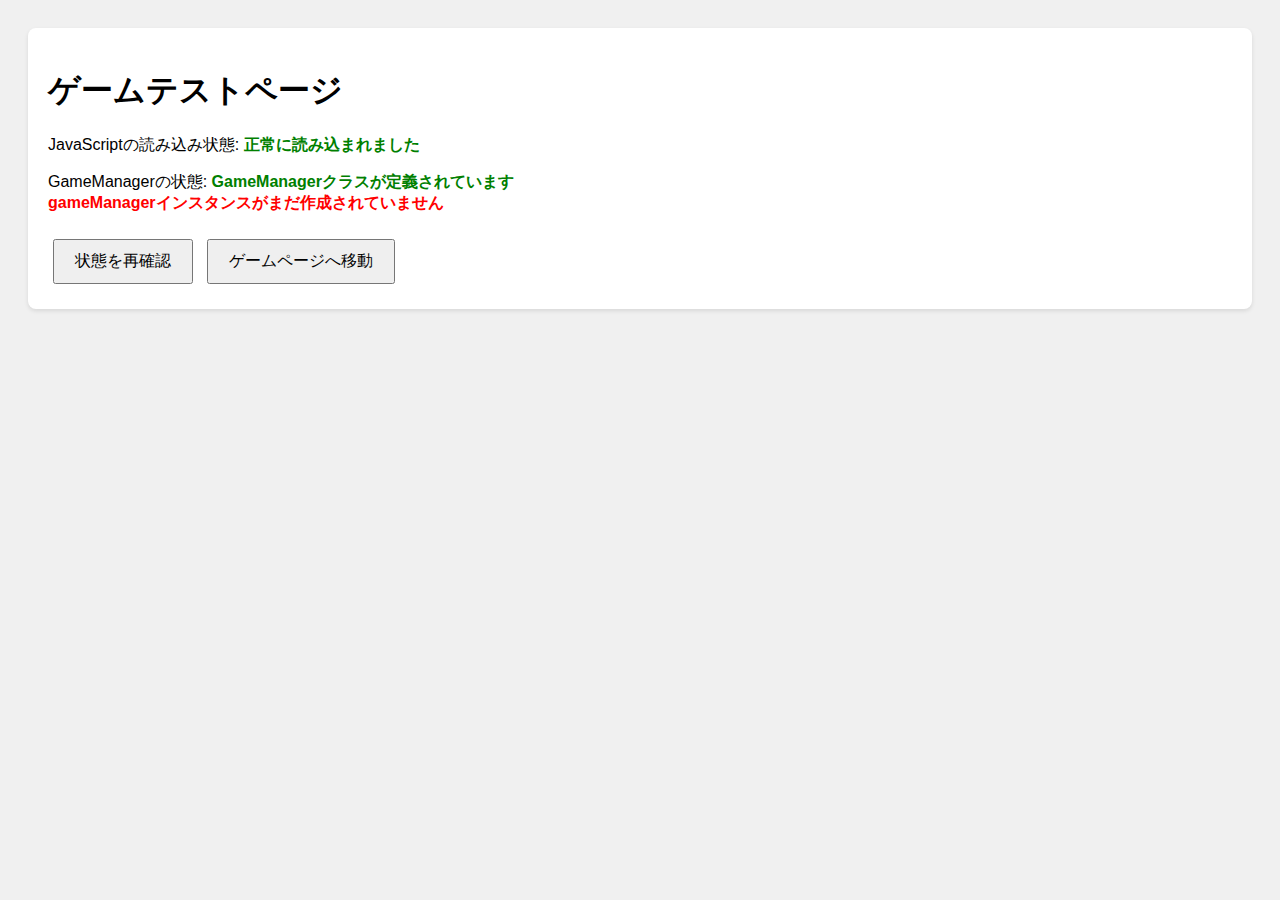
<file: test.html>
<!DOCTYPE html>
<html lang="ja">
<head>
    <meta charset="UTF-8">
    <meta name="viewport" content="width=device-width, initial-scale=1.0">
    <title>テストページ</title>
    <style>
        body {
            font-family: Arial, sans-serif;
            padding: 20px;
            background-color: #f0f0f0;
        }
        .status {
            background-color: white;
            padding: 20px;
            border-radius: 8px;
            box-shadow: 0 2px 4px rgba(0,0,0,0.1);
            margin-bottom: 20px;
        }
        .error {
            color: red;
            font-weight: bold;
        }
        .success {
            color: green;
            font-weight: bold;
        }
        button {
            padding: 10px 20px;
            font-size: 16px;
            cursor: pointer;
            margin: 5px;
        }
    </style>
</head>
<body>
    <div class="status">
        <h1>ゲームテストページ</h1>
        <p>JavaScriptの読み込み状態: <span id="jsStatus">確認中...</span></p>
        <p>GameManagerの状態: <span id="gmStatus">確認中...</span></p>
        <div id="errorLog"></div>
        <div style="margin-top: 20px;">
            <button onclick="checkStatus()">状態を再確認</button>
            <button onclick="window.location.href='index.html'">ゲームページへ移動</button>
        </div>
    </div>

    <script>
        // エラーをキャッチ
        window.addEventListener('error', function(e) {
            const errorLog = document.getElementById('errorLog');
            errorLog.innerHTML += `<p class="error">エラー: ${e.message} (${e.filename}:${e.lineno})</p>`;
        });

        function checkStatus() {
            const jsStatus = document.getElementById('jsStatus');
            const gmStatus = document.getElementById('gmStatus');
            
            // JavaScriptの読み込み確認
            jsStatus.innerHTML = '<span class="success">正常に読み込まれました</span>';
            
            // GameManagerの確認
            if (typeof GameManager !== 'undefined') {
                gmStatus.innerHTML = '<span class="success">GameManagerクラスが定義されています</span>';
                
                // インスタンスの確認
                if (typeof gameManager !== 'undefined' && gameManager) {
                    gmStatus.innerHTML += '<br><span class="success">gameManagerインスタンスが作成されています</span>';
                } else {
                    gmStatus.innerHTML += '<br><span class="error">gameManagerインスタンスがまだ作成されていません</span>';
                }
            } else {
                gmStatus.innerHTML = '<span class="error">GameManagerクラスが見つかりません</span>';
            }
        }

        // games.jsを読み込む
        const script = document.createElement('script');
        script.src = 'games.js';
        script.onload = function() {
            setTimeout(checkStatus, 100); // 少し待ってから確認
        };
        script.onerror = function() {
            document.getElementById('jsStatus').innerHTML = '<span class="error">games.jsの読み込みに失敗しました</span>';
        };
        document.head.appendChild(script);
    </script>
</body>
</html>
</file>
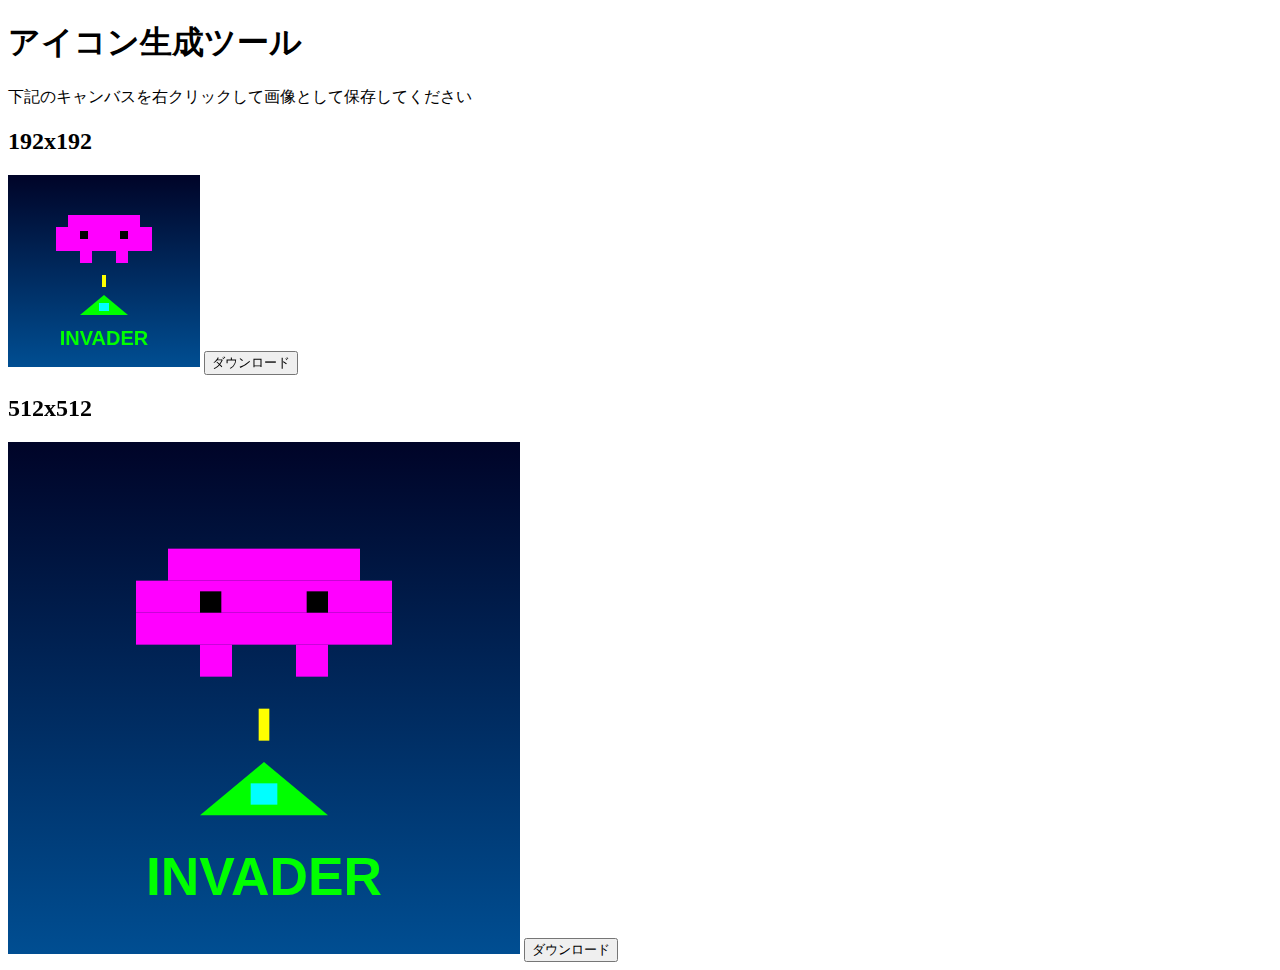
<file: invader-game/generate-icons.html>
<!DOCTYPE html>
<html lang="ja">
<head>
    <meta charset="UTF-8">
    <title>アイコン生成</title>
</head>
<body>
    <h1>アイコン生成ツール</h1>
    <p>下記のキャンバスを右クリックして画像として保存してください</p>
    <div>
        <h2>192x192</h2>
        <canvas id="icon192" width="192" height="192"></canvas>
        <button onclick="downloadIcon('icon192', 'icon-192.png')">ダウンロード</button>
    </div>
    <div>
        <h2>512x512</h2>
        <canvas id="icon512" width="512" height="512"></canvas>
        <button onclick="downloadIcon('icon512', 'icon-512.png')">ダウンロード</button>
    </div>

    <script>
        function drawIcon(canvasId, size) {
            const canvas = document.getElementById(canvasId);
            const ctx = canvas.getContext('2d');
            
            // 背景
            const gradient = ctx.createLinearGradient(0, 0, 0, size);
            gradient.addColorStop(0, '#000428');
            gradient.addColorStop(1, '#004e92');
            ctx.fillStyle = gradient;
            ctx.fillRect(0, 0, size, size);
            
            const scale = size / 192;
            
            // インベーダー
            ctx.fillStyle = '#ff00ff';
            ctx.fillRect(60*scale, 40*scale, 72*scale, 12*scale);
            ctx.fillRect(48*scale, 52*scale, 96*scale, 12*scale);
            ctx.fillRect(48*scale, 64*scale, 24*scale, 12*scale);
            ctx.fillRect(120*scale, 64*scale, 24*scale, 12*scale);
            ctx.fillRect(72*scale, 64*scale, 48*scale, 12*scale);
            ctx.fillRect(72*scale, 76*scale, 12*scale, 12*scale);
            ctx.fillRect(108*scale, 76*scale, 12*scale, 12*scale);
            
            // 目
            ctx.fillStyle = '#000';
            ctx.fillRect(72*scale, 56*scale, 8*scale, 8*scale);
            ctx.fillRect(112*scale, 56*scale, 8*scale, 8*scale);
            
            // プレイヤー
            ctx.fillStyle = '#00ff00';
            ctx.beginPath();
            ctx.moveTo(96*scale, 120*scale);
            ctx.lineTo(72*scale, 140*scale);
            ctx.lineTo(120*scale, 140*scale);
            ctx.closePath();
            ctx.fill();
            
            ctx.fillStyle = '#00ffff';
            ctx.fillRect(91*scale, 128*scale, 10*scale, 8*scale);
            
            // テキスト
            ctx.fillStyle = '#00ff00';
            ctx.font = `bold ${20*scale}px Arial`;
            ctx.textAlign = 'center';
            ctx.fillText('INVADER', 96*scale, 170*scale);
            
            // 弾
            ctx.fillStyle = '#ffff00';
            ctx.fillRect(94*scale, 100*scale, 4*scale, 12*scale);
        }
        
        function downloadIcon(canvasId, filename) {
            const canvas = document.getElementById(canvasId);
            const link = document.createElement('a');
            link.download = filename;
            link.href = canvas.toDataURL('image/png');
            link.click();
        }
        
        // アイコンを描画
        drawIcon('icon192', 192);
        drawIcon('icon512', 512);
    </script>
</body>
</html>
</file>
<file: styles.css>
/* 基本設定 */
* {
    margin: 0;
    padding: 0;
    box-sizing: border-box;
}

body {
    font-family: 'Arial', sans-serif;
    background: linear-gradient(135deg, #667eea 0%, #764ba2 100%);
    min-height: 100vh;
    display: flex;
    justify-content: center;
    align-items: center;
    color: white;
    overflow: hidden;
    position: fixed;
    width: 100%;
    height: 100%;
    touch-action: none;
}

.container {
    text-align: center;
    padding: 20px;
    max-width: 900px;
    width: 100%;
    height: 100%;
    overflow: auto;
    -webkit-overflow-scrolling: touch;
}

h1 {
    font-size: 2.5em;
    margin-bottom: 30px;
    text-shadow: 2px 2px 4px rgba(0,0,0,0.3);
    background: linear-gradient(45deg, #ff6b6b, #4ecdc4, #45b7d1, #f9ca24);
    -webkit-background-clip: text;
    -webkit-text-fill-color: transparent;
    background-clip: text;
}

/* ゲームメニュー */
.game-menu {
    background: rgba(255, 255, 255, 0.15);
    border-radius: 20px;
    padding: 30px;
    backdrop-filter: blur(10px);
    border: 2px solid rgba(255, 255, 255, 0.2);
    box-shadow: 0 8px 32px rgba(0, 0, 0, 0.3);
}

.game-menu h2 {
    font-size: 1.8em;
    margin-bottom: 25px;
    color: #fff;
}

.game-buttons {
    display: grid;
    grid-template-columns: repeat(auto-fit, minmax(200px, 1fr));
    gap: 20px;
    margin-top: 20px;
}

.game-btn {
    background: linear-gradient(45deg, #ff6b6b, #4ecdc4);
    border: none;
    padding: 20px 25px;
    font-size: 1.2em;
    color: white;
    border-radius: 15px;
    cursor: pointer;
    transition: all 0.3s ease;
    box-shadow: 0 5px 15px rgba(0, 0, 0, 0.2);
    font-weight: bold;
}

.game-btn:hover:not(:disabled) {
    transform: translateY(-3px);
    box-shadow: 0 8px 25px rgba(0, 0, 0, 0.3);
    background: linear-gradient(45deg, #ff5252, #26a69a);
}

.game-btn:disabled {
    background: #666;
    cursor: not-allowed;
    opacity: 0.6;
}

/* ゲーム画面 */
.game-screen {
    background: rgba(255, 255, 255, 0.1);
    border-radius: 20px;
    padding: 20px;
    backdrop-filter: blur(10px);
    border: 2px solid rgba(255, 255, 255, 0.2);
    box-shadow: 0 8px 32px rgba(0, 0, 0, 0.3);
}

.game-header {
    display: flex;
    justify-content: space-between;
    align-items: center;
    margin-bottom: 20px;
    flex-wrap: wrap;
}

.game-controls {
    display: flex;
    gap: 10px;
}

.game-controls button {
    background: linear-gradient(45deg, #45b7d1, #f39c12);
    border: none;
    padding: 10px 15px;
    color: white;
    border-radius: 8px;
    cursor: pointer;
    font-size: 0.9em;
    transition: all 0.3s ease;
}

.game-controls button:hover {
    transform: translateY(-2px);
    box-shadow: 0 5px 15px rgba(0, 0, 0, 0.2);
}

.game-info {
    display: flex;
    justify-content: space-around;
    margin-bottom: 20px;
    flex-wrap: wrap;
}

.game-info > div {
    background: rgba(255, 255, 255, 0.2);
    padding: 10px 20px;
    border-radius: 10px;
    font-size: 1.1em;
    font-weight: bold;
    margin: 5px;
}

.score span, .lives span, .level span {
    color: #f39c12;
    font-size: 1.2em;
}

/* キャンバス */
#gameCanvas {
    border: 3px solid #fff;
    border-radius: 15px;
    background: #000;
    box-shadow: 0 8px 32px rgba(0, 0, 0, 0.5);
    max-width: 100%;
    height: auto;
    touch-action: none;
    -webkit-touch-callout: none;
    -webkit-user-select: none;
    user-select: none;
}

.game-instructions {
    margin-top: 20px;
    background: rgba(255, 255, 255, 0.15);
    padding: 15px;
    border-radius: 10px;
    font-size: 1.1em;
}

.game-instructions p {
    margin: 5px 0;
}

/* ゲームオーバー画面 */
.game-over {
    position: fixed;
    top: 0;
    left: 0;
    width: 100%;
    height: 100%;
    background: rgba(0, 0, 0, 0.8);
    display: flex;
    justify-content: center;
    align-items: center;
    z-index: 1000;
}

.game-over-content {
    background: linear-gradient(135deg, #667eea 0%, #764ba2 100%);
    padding: 40px;
    border-radius: 20px;
    text-align: center;
    border: 3px solid #fff;
    box-shadow: 0 10px 40px rgba(0, 0, 0, 0.5);
}

.game-over-content h2 {
    font-size: 2em;
    margin-bottom: 20px;
    color: #fff;
}

.final-score {
    font-size: 1.5em;
    margin-bottom: 30px;
    color: #f39c12;
    font-weight: bold;
}

.game-over-buttons {
    display: flex;
    gap: 20px;
    justify-content: center;
    flex-wrap: wrap;
}

.game-over-buttons button {
    background: linear-gradient(45deg, #ff6b6b, #4ecdc4);
    border: none;
    padding: 15px 25px;
    font-size: 1.1em;
    color: white;
    border-radius: 10px;
    cursor: pointer;
    transition: all 0.3s ease;
    font-weight: bold;
}

.game-over-buttons button:hover {
    transform: translateY(-2px);
    box-shadow: 0 5px 15px rgba(0, 0, 0, 0.3);
}

/* 非表示クラス */
.hidden {
    display: none !important;
}

/* レスポンシブデザイン */
@media (max-width: 768px) {
    .container {
        padding: 10px;
    }
    
    h1 {
        font-size: 2em;
    }
    
    .game-buttons {
        grid-template-columns: 1fr;
    }
    
    .game-header {
        flex-direction: column;
        gap: 15px;
    }
    
    .game-info {
        flex-direction: column;
        align-items: center;
    }
    
    #gameCanvas {
        width: 100% !important;
        max-width: 100% !important;
        height: auto !important;
    }
    
    .game-over-buttons {
        flex-direction: column;
    }
}

/* アニメーション */
@keyframes pulse {
    0% { transform: scale(1); }
    50% { transform: scale(1.05); }
    100% { transform: scale(1); }
}

.game-btn:not(:disabled):hover {
    animation: pulse 0.5s ease-in-out;
}

/* フォーカス状態 */
button:focus {
    outline: 3px solid #f39c12;
    outline-offset: 2px;
}

/* モバイル/デスクトップ表示切り替え */
.mobile-instructions {
    display: none;
}

@media (max-width: 768px) {
    .desktop-instructions {
        display: none;
    }
    .mobile-instructions {
        display: block;
    }
}
</file>
<file: invader-game/style.css>
* {
    margin: 0;
    padding: 0;
    box-sizing: border-box;
}

html {
    /* スクロール防止 */
    overflow: hidden;
    height: 100%;
    width: 100%;
    position: fixed;
}

body {
    font-family: 'Arial', sans-serif;
    background: radial-gradient(ellipse at top, #1a0033, #000000 50%),
                linear-gradient(to bottom, #000428, #001a3d);
    background-blend-mode: screen;
    display: flex;
    justify-content: center;
    align-items: center;
    min-height: 100vh;
    color: white;
    /* タッチ操作の改善 */
    touch-action: none;
    -webkit-touch-callout: none;
    -webkit-user-select: none;
    user-select: none;
    /* iPhone安全領域対応 */
    padding-top: env(safe-area-inset-top);
    padding-bottom: env(safe-area-inset-bottom);
    padding-left: env(safe-area-inset-left);
    padding-right: env(safe-area-inset-right);
    /* スクロール防止 */
    overflow: hidden;
    height: 100%;
    width: 100%;
    position: fixed;
}

.game-container {
    background: linear-gradient(135deg, rgba(0, 20, 40, 0.9), rgba(0, 0, 20, 0.95));
    border-radius: 20px;
    padding: 20px;
    box-shadow: 0 0 40px rgba(0, 255, 255, 0.4),
                0 0 80px rgba(0, 255, 0, 0.2),
                inset 0 0 30px rgba(0, 100, 200, 0.1);
    border: 2px solid rgba(0, 255, 255, 0.3);
}

.header {
    text-align: center;
    margin-bottom: 20px;
}

h1 {
    font-size: 2.5em;
    color: #00ff00;
    text-shadow: 0 0 10px #00ff00,
                 0 0 20px #00ff00,
                 0 0 30px #00ff00,
                 0 0 40px rgba(0, 255, 0, 0.5);
    margin-bottom: 15px;
    animation: glow 2s ease-in-out infinite alternate;
}

@keyframes glow {
    from {
        text-shadow: 0 0 10px #00ff00,
                     0 0 20px #00ff00,
                     0 0 30px #00ff00;
    }
    to {
        text-shadow: 0 0 15px #00ff00,
                     0 0 30px #00ff00,
                     0 0 45px #00ff00,
                     0 0 60px rgba(0, 255, 0, 0.5);
    }
}

.info {
    display: flex;
    justify-content: space-around;
    font-size: 1.2em;
    margin-bottom: 10px;
}

.score, .lives {
    background: linear-gradient(135deg, rgba(0, 255, 0, 0.2), rgba(0, 200, 0, 0.3));
    padding: 10px 20px;
    border-radius: 10px;
    border: 2px solid #00ff00;
    box-shadow: 0 0 15px rgba(0, 255, 0, 0.3),
                inset 0 0 10px rgba(0, 255, 0, 0.1);
    transition: all 0.3s ease;
}

.score:hover, .lives:hover {
    box-shadow: 0 0 25px rgba(0, 255, 0, 0.5),
                inset 0 0 15px rgba(0, 255, 0, 0.2);
}

#gameCanvas {
    display: block;
    background: radial-gradient(ellipse at center, #000811, #000000);
    border: 3px solid #00ff00;
    box-shadow: 0 0 20px rgba(0, 255, 0, 0.5),
                0 0 40px rgba(0, 255, 255, 0.3),
                inset 0 0 50px rgba(0, 50, 100, 0.3);
    border-radius: 5px;
}

.controls {
    text-align: center;
    margin-top: 20px;
    font-size: 1.1em;
    color: #00ffff;
}

.game-over, .game-win {
    position: absolute;
    top: 50%;
    left: 50%;
    transform: translate(-50%, -50%);
    background: rgba(0, 0, 0, 0.95);
    padding: 40px;
    border-radius: 15px;
    text-align: center;
    border: 3px solid #ff0000;
    box-shadow: 0 0 30px rgba(255, 0, 0, 0.8);
}

.game-win {
    border-color: #00ff00;
    box-shadow: 0 0 30px rgba(0, 255, 0, 0.8);
}

.game-over h2 {
    color: #ff0000;
    font-size: 3em;
    margin-bottom: 20px;
    text-shadow: 0 0 10px #ff0000;
}

.game-win h2 {
    color: #00ff00;
    font-size: 3em;
    margin-bottom: 20px;
    text-shadow: 0 0 10px #00ff00;
}

.game-over p, .game-win p {
    font-size: 1.5em;
    margin: 10px 0;
}

.hidden {
    display: none;
}

/* 仮想コントローラー */
.virtual-controls {
    display: none;
    position: fixed;
    inset: 0;
    pointer-events: none;
    z-index: 1000;
}

.controls-row {
    position: absolute;
    right: 0;
    bottom: 0;
    left: 0;
    display: flex;
    gap: 20px;
    justify-content: flex-end;
    align-items: flex-end;
    padding: 16px;
    width: 100%;
    pointer-events: none;
}

.move-buttons {
    display: flex;
    gap: 20px;
    justify-content: center;
}

/* フリックコントローラー */
.flick-controller {
    position: relative;
    width: 140px;
    height: 140px;
    border-radius: 50%;
    background: linear-gradient(135deg, rgba(0, 255, 0, 0.15), rgba(0, 200, 0, 0.25));
    border: 3px solid rgba(0, 255, 0, 0.5);
    display: flex;
    align-items: center;
    justify-content: center;
    cursor: pointer;
    user-select: none;
    -webkit-user-select: none;
    -webkit-tap-highlight-color: transparent;
    touch-action: none;
    box-shadow: 0 0 20px rgba(0, 255, 0, 0.3),
                inset 0 0 20px rgba(0, 255, 0, 0.1);
    transition: all 0.2s ease;
}

.flick-controller:active {
    background: linear-gradient(135deg, rgba(0, 255, 0, 0.3), rgba(0, 200, 0, 0.4));
    box-shadow: 0 0 40px rgba(0, 255, 0, 0.6),
                inset 0 0 30px rgba(0, 255, 0, 0.2);
}

.flick-center {
    width: 30px;
    height: 30px;
    border-radius: 50%;
    background: radial-gradient(circle, rgba(0, 255, 0, 0.8), rgba(0, 255, 0, 0.3));
    border: 2px solid rgba(0, 255, 0, 0.9);
    position: absolute;
    box-shadow: 0 0 15px rgba(0, 255, 0, 0.8);
    z-index: 2;
}

.flick-indicator {
    width: 20px;
    height: 20px;
    border-radius: 50%;
    background: rgba(0, 255, 255, 0.9);
    border: 2px solid #00ffff;
    position: absolute;
    opacity: 0;
    transition: opacity 0.1s;
    box-shadow: 0 0 10px rgba(0, 255, 255, 0.8);
    pointer-events: none;
    z-index: 3;
}

.flick-indicator.active {
    opacity: 1;
}

.flick-hint {
    position: absolute;
    bottom: -30px;
    left: 50%;
    transform: translateX(-50%);
    font-size: 0.9em;
    color: rgba(0, 255, 0, 0.7);
    white-space: nowrap;
    pointer-events: none;
}

.control-btn {
    font-size: 1.5em;
    padding: 15px 30px;
    border: 3px solid #00ff00;
    background: linear-gradient(135deg, rgba(0, 255, 0, 0.2), rgba(0, 200, 0, 0.3));
    color: #00ff00;
    border-radius: 15px;
    cursor: pointer;
    user-select: none;
    -webkit-user-select: none;
    -webkit-tap-highlight-color: transparent;
    touch-action: manipulation;
    transition: all 0.2s;
    font-weight: bold;
    box-shadow: 0 0 15px rgba(0, 255, 0, 0.3),
                inset 0 0 10px rgba(0, 255, 0, 0.1);
}

.control-btn:active {
    background: linear-gradient(135deg, rgba(0, 255, 0, 0.5), rgba(0, 200, 0, 0.6));
    transform: scale(0.95);
    box-shadow: 0 0 30px rgba(0, 255, 0, 0.8),
                inset 0 0 20px rgba(0, 255, 0, 0.3);
}

.move-btn {
    width: 80px;
    height: 80px;
    font-size: 2em;
}

/* トグルボタンのラッパー */
.toggle-btn-wrapper {
    position: relative;
    display: inline-block;
    min-width: 200px;
    min-height: 70px;
    pointer-events: auto;
}

.toggle-btn-wrapper .control-btn {
    position: absolute;
    top: 0;
    left: 0;
    right: 0;
    margin: auto;
}

.fire-btn {
    background: linear-gradient(135deg, rgba(255, 100, 0, 0.2), rgba(255, 50, 0, 0.3));
    border-color: #ff6400;
    color: #ff6400;
    padding: 16px 28px;
    font-size: 1.2em;
    box-shadow: 0 0 15px rgba(255, 100, 0, 0.3),
                inset 0 0 10px rgba(255, 100, 0, 0.1);
    position: fixed;
    right: max(12px, env(safe-area-inset-right));
    bottom: max(12px, env(safe-area-inset-bottom));
    border-radius: 16px;
    pointer-events: auto;
}

.fire-btn:active {
    background: linear-gradient(135deg, rgba(255, 100, 0, 0.5), rgba(255, 50, 0, 0.6));
    box-shadow: 0 0 30px rgba(255, 100, 0, 0.8),
                inset 0 0 20px rgba(255, 100, 0, 0.3);
}

.start-btn {
    background: linear-gradient(135deg, rgba(0, 255, 255, 0.2), rgba(0, 200, 255, 0.3));
    border-color: #00ffff;
    color: #00ffff;
    padding: 20px 50px;
    font-size: 1.8em;
    box-shadow: 0 0 15px rgba(0, 255, 255, 0.3),
                inset 0 0 10px rgba(0, 255, 255, 0.1);
    display: none; /* 初期状態は非表示 */
}

.start-btn:active {
    background: linear-gradient(135deg, rgba(0, 255, 255, 0.5), rgba(0, 200, 255, 0.6));
    box-shadow: 0 0 30px rgba(0, 255, 255, 0.8),
                inset 0 0 20px rgba(0, 255, 255, 0.3);
}

.desktop-controls {
    display: block;
}

.mobile-controls {
    display: none;
}

@media (max-width: 768px) {
    html {
        overflow: auto;
        position: static;
    }
    
    body {
        align-items: flex-start;
        padding-top: max(5px, env(safe-area-inset-top));
        padding-bottom: max(5px, env(safe-area-inset-bottom));
        justify-content: flex-start;
        overflow-y: auto;
        overflow-x: hidden;
        /* 動的ビューポート高さに追従 */
        min-height: 100dvh;
        position: static;
        height: auto;
    }
    
    h1 {
        font-size: 1.5em;
        margin-bottom: 8px;
    }
    
    .header {
        margin-bottom: 8px;
    }
    
    .info {
        flex-direction: row;
        gap: 10px;
        font-size: 0.9em;
    }
    
    .score, .lives {
        padding: 6px 12px;
    }
    
    .game-container {
        padding: 10px;
        width: 100%;
        max-width: 100%;
        border-radius: 0;
        background: rgba(0, 0, 0, 0.85);
        box-shadow: none;
        min-height: auto;
        display: flex;
        flex-direction: column;
        margin: 0;
    }
    
    #gameCanvas {
        width: 100% !important;
        max-width: 100%;
        height: auto;
        border-radius: 5px;
    }
    
    .virtual-controls {
        display: block;
    }
    
    .controls-row {
        gap: 12px;
        padding: 12px;
        justify-content: flex-end;
    }
    
    .move-buttons {
        gap: 15px;
    }
    
    .move-btn {
        width: 70px;
        height: 70px;
        font-size: 1.8em;
        padding: 10px;
    }
    
    .flick-controller {
        width: 110px;
        height: 110px;
        flex-shrink: 0;
    }
    
    .flick-center {
        width: 25px;
        height: 25px;
    }
    
    .flick-hint {
        font-size: 0.8em;
        bottom: -25px;
    }
    
    .toggle-btn-wrapper {
        min-width: 180px;
        min-height: 65px;
        flex-shrink: 0;
    }
    
    .fire-btn {
        padding: 14px 22px;
        font-size: 1.1em;
    }
    
    .start-btn {
        padding: 12px 18px;
        font-size: 1.1em;
        pointer-events: auto;
    }
    
    .desktop-controls {
        display: none;
    }
    
    .mobile-controls {
        display: block;
        font-size: 0.85em;
    }
    
    .controls {
        margin-top: 8px;
        margin-bottom: 5px;
    }
    
    .game-over, .game-win {
        width: 90%;
        max-width: 350px;
        padding: 30px 20px;
        position: fixed;
    }
    
    .game-over h2, .game-win h2 {
        font-size: 2em;
    }
    
    .game-over p, .game-win p {
        font-size: 1.2em;
    }
}

/* 横画面モード対応 */
@media (max-width: 768px) and (orientation: landscape) {
    .game-container {
        padding: 5px;
        min-height: auto;
    }
    
    h1 {
        font-size: 1.2em;
        margin-bottom: 5px;
    }
    
    .header {
        margin-bottom: 5px;
    }
    
    .info {
        font-size: 0.8em;
    }
    
    .virtual-controls { }
    
    .controls-row { gap: 10px; }
    
    .move-btn {
        width: 60px;
        height: 60px;
        font-size: 1.5em;
    }
    
    .flick-controller {
        width: 100px;
        height: 100px;
    }
    
    .flick-center {
        width: 20px;
        height: 20px;
    }
    
    .flick-hint {
        font-size: 0.7em;
        bottom: -20px;
    }
    
    .fire-btn { padding: 12px 18px; font-size: 1em; }
    
    .start-btn { padding: 10px 16px; font-size: 1em; }
}
</file>
<file: memory-game/style.css>
* {
    margin: 0;
    padding: 0;
    box-sizing: border-box;
}

:root {
    --primary-color: #667eea;
    --secondary-color: #764ba2;
    --success-color: #48bb78;
    --warning-color: #f6ad55;
    --danger-color: #fc8181;
    --bg-gradient: linear-gradient(135deg, #667eea 0%, #764ba2 100%);
    --card-bg: #ffffff;
    --card-back: linear-gradient(135deg, #667eea 0%, #764ba2 100%);
    --text-color: #2d3748;
    --text-light: #718096;
    --shadow: 0 10px 30px rgba(0, 0, 0, 0.2);
    --shadow-sm: 0 2px 8px rgba(0, 0, 0, 0.1);
}

body {
    font-family: 'Segoe UI', Tahoma, Geneva, Verdana, sans-serif;
    background: var(--bg-gradient);
    min-height: 100vh;
    display: flex;
    justify-content: center;
    align-items: center;
    padding: 20px;
    color: var(--text-color);
}

.game-container {
    width: 100%;
    max-width: 800px;
    position: relative;
}

/* ヘッダー */
.header {
    background: rgba(255, 255, 255, 0.95);
    border-radius: 20px;
    padding: 20px 30px;
    margin-bottom: 20px;
    box-shadow: var(--shadow-sm);
    backdrop-filter: blur(10px);
}

.header h1 {
    font-size: 2rem;
    color: var(--primary-color);
    text-align: center;
    margin-bottom: 15px;
}

.header-info {
    display: flex;
    justify-content: space-around;
    gap: 20px;
}

.info-item {
    display: flex;
    flex-direction: column;
    align-items: center;
    gap: 5px;
}

.info-item .label {
    font-size: 0.85rem;
    color: var(--text-light);
    font-weight: 500;
}

.info-item .value {
    font-size: 1.25rem;
    font-weight: bold;
    color: var(--primary-color);
}

/* 画面切り替え */
.screen {
    display: none;
    animation: fadeIn 0.5s ease-in-out;
}

.screen.active {
    display: block;
}

@keyframes fadeIn {
    from {
        opacity: 0;
        transform: translateY(20px);
    }
    to {
        opacity: 1;
        transform: translateY(0);
    }
}

/* スタート画面 */
.start-content {
    background: rgba(255, 255, 255, 0.95);
    border-radius: 20px;
    padding: 40px;
    text-align: center;
    box-shadow: var(--shadow);
    backdrop-filter: blur(10px);
}

.game-icon {
    font-size: 5rem;
    margin-bottom: 20px;
    animation: bounce 2s infinite;
}

@keyframes bounce {
    0%, 100% {
        transform: translateY(0);
    }
    50% {
        transform: translateY(-20px);
    }
}

.start-content h2 {
    font-size: 2rem;
    color: var(--primary-color);
    margin-bottom: 10px;
}

.description {
    font-size: 1.1rem;
    color: var(--text-light);
    margin-bottom: 30px;
}

/* 難易度選択 */
.difficulty-selector {
    margin: 30px 0;
}

.difficulty-selector h3 {
    color: var(--text-color);
    margin-bottom: 20px;
    font-size: 1.2rem;
}

.difficulty-buttons {
    display: flex;
    gap: 15px;
    justify-content: center;
    flex-wrap: wrap;
}

.difficulty-btn {
    background: white;
    border: 3px solid #e2e8f0;
    border-radius: 15px;
    padding: 20px;
    cursor: pointer;
    transition: all 0.3s ease;
    display: flex;
    flex-direction: column;
    align-items: center;
    gap: 8px;
    min-width: 140px;
}

.difficulty-btn:hover {
    transform: translateY(-5px);
    box-shadow: 0 5px 20px rgba(102, 126, 234, 0.3);
}

.difficulty-btn.active {
    border-color: var(--primary-color);
    background: linear-gradient(135deg, rgba(102, 126, 234, 0.1) 0%, rgba(118, 75, 162, 0.1) 100%);
}

.difficulty-btn .emoji {
    font-size: 2.5rem;
}

.difficulty-btn .level-name {
    font-weight: bold;
    font-size: 1.1rem;
    color: var(--text-color);
}

.difficulty-btn .level-desc {
    font-size: 0.85rem;
    color: var(--text-light);
}

/* カードボード */
.card-board {
    display: grid;
    gap: 15px;
    padding: 20px;
    background: rgba(255, 255, 255, 0.95);
    border-radius: 20px;
    box-shadow: var(--shadow);
    backdrop-filter: blur(10px);
    margin-bottom: 20px;
}

.card-board.grid-4x4 {
    grid-template-columns: repeat(4, 1fr);
}

.card-board.grid-6x6 {
    grid-template-columns: repeat(6, 1fr);
}

/* カード */
.card {
    aspect-ratio: 1;
    position: relative;
    cursor: pointer;
    perspective: 1000px;
}

.card-inner {
    position: relative;
    width: 100%;
    height: 100%;
    transition: transform 0.6s;
    transform-style: preserve-3d;
}

.card.flipped .card-inner {
    transform: rotateY(180deg);
}

.card.matched .card-inner {
    transform: rotateY(180deg);
}

.card-face {
    position: absolute;
    width: 100%;
    height: 100%;
    backface-visibility: hidden;
    border-radius: 15px;
    display: flex;
    align-items: center;
    justify-content: center;
    font-size: 3rem;
    box-shadow: var(--shadow-sm);
}

.card-back {
    background: var(--card-back);
    color: white;
}

.card-back::after {
    content: '?';
    font-size: 4rem;
    font-weight: bold;
    text-shadow: 2px 2px 4px rgba(0, 0, 0, 0.3);
}

.card-front {
    background: white;
    transform: rotateY(180deg);
    border: 3px solid #e2e8f0;
}

.card.matched .card-front {
    border-color: var(--success-color);
    background: linear-gradient(135deg, rgba(72, 187, 120, 0.1) 0%, rgba(72, 187, 120, 0.2) 100%);
}

.card:not(.flipped):not(.matched):hover {
    transform: translateY(-5px);
}

/* ボタン */
.btn {
    padding: 12px 30px;
    border: none;
    border-radius: 10px;
    font-size: 1rem;
    font-weight: 600;
    cursor: pointer;
    transition: all 0.3s ease;
    box-shadow: var(--shadow-sm);
}

.btn-primary {
    background: var(--bg-gradient);
    color: white;
}

.btn-primary:hover {
    transform: translateY(-2px);
    box-shadow: 0 5px 20px rgba(102, 126, 234, 0.4);
}

.btn-secondary {
    background: white;
    color: var(--primary-color);
    border: 2px solid var(--primary-color);
}

.btn-secondary:hover {
    background: var(--primary-color);
    color: white;
}

.btn-large {
    padding: 15px 50px;
    font-size: 1.2rem;
}

.game-controls {
    display: flex;
    gap: 15px;
    justify-content: center;
}

/* クリア画面 */
.clear-content {
    background: rgba(255, 255, 255, 0.95);
    border-radius: 20px;
    padding: 40px;
    text-align: center;
    box-shadow: var(--shadow);
    backdrop-filter: blur(10px);
}

.celebration {
    font-size: 5rem;
    margin-bottom: 20px;
    animation: rotate 2s ease-in-out;
}

@keyframes rotate {
    0% {
        transform: rotate(0deg) scale(0);
    }
    50% {
        transform: rotate(180deg) scale(1.2);
    }
    100% {
        transform: rotate(360deg) scale(1);
    }
}

.clear-content h2 {
    font-size: 2rem;
    color: var(--primary-color);
    margin-bottom: 10px;
}

.clear-message {
    font-size: 1.1rem;
    color: var(--text-light);
    margin-bottom: 30px;
}

.result-card {
    background: linear-gradient(135deg, rgba(102, 126, 234, 0.1) 0%, rgba(118, 75, 162, 0.1) 100%);
    border-radius: 15px;
    padding: 25px;
    margin-bottom: 30px;
}

.result-item {
    display: flex;
    justify-content: space-between;
    align-items: center;
    padding: 10px 0;
    border-bottom: 1px solid rgba(0, 0, 0, 0.1);
}

.result-item:last-child {
    border-bottom: none;
}

.result-label {
    font-size: 1.1rem;
    color: var(--text-color);
    font-weight: 500;
}

.result-value {
    font-size: 1.3rem;
    font-weight: bold;
    color: var(--primary-color);
}

.button-group {
    display: flex;
    gap: 15px;
    justify-content: center;
    flex-wrap: wrap;
}

/* 紙吹雪 */
#confettiCanvas {
    position: fixed;
    top: 0;
    left: 0;
    width: 100%;
    height: 100%;
    pointer-events: none;
    z-index: 9999;
}

/* レスポンシブ対応 */
@media (max-width: 768px) {
    .header h1 {
        font-size: 1.5rem;
    }

    .header-info {
        gap: 10px;
    }

    .info-item .label {
        font-size: 0.75rem;
    }

    .info-item .value {
        font-size: 1rem;
    }

    .start-content,
    .clear-content {
        padding: 30px 20px;
    }

    .game-icon {
        font-size: 4rem;
    }

    .difficulty-buttons {
        flex-direction: column;
    }

    .difficulty-btn {
        width: 100%;
    }

    .card-board {
        gap: 10px;
        padding: 15px;
    }

    .card-face {
        font-size: 2rem;
    }

    .card-back::after {
        font-size: 2.5rem;
    }

    .game-controls {
        flex-direction: column;
    }

    .game-controls .btn {
        width: 100%;
    }
}

@media (max-width: 480px) {
    body {
        padding: 10px;
    }

    .header {
        padding: 15px 20px;
    }

    .card-board.grid-6x6 {
        gap: 5px;
        padding: 10px;
    }

    .card-face {
        font-size: 1.5rem;
    }

    .card-back::after {
        font-size: 2rem;
    }
}
</file>
<file: shmup-zero/style.css>
* { box-sizing: border-box; }
:root {
  --bg: #0b0f1a;
  --bg2: #0f1424;
  --fg: #e6f1ff;
  --accent: #57c7ff;
  --accent2: #9bffb0;
  --danger: #ff6b6b;
}
html, body { height: 100%; }
body {
  margin: 0; background: radial-gradient(1200px 800px at 50% 30%, var(--bg2), var(--bg));
  color: var(--fg); font-family: system-ui, -apple-system, Segoe UI, Roboto, "Hiragino Kaku Gothic ProN", "Noto Sans JP", sans-serif;
  overscroll-behavior: none;
  touch-action: none;
}
#app { position: relative; width: 100%; height: 100vh; height: 100svh; height: 100dvh; overflow: hidden; display: grid; grid-template-rows: auto 1fr; }

/* 上下バー */
.bar { background: rgba(255,255,255,0.05); backdrop-filter: blur(4px); border-bottom: 1px solid rgba(255,255,255,0.12); }
.bottom-bar { display: none; }
.top-bar { padding: 8px 12px; padding-top: calc(8px + env(safe-area-inset-top)); }

/* ステージ（キャンバスを内部フィット） */
.stage { position: relative; overflow: hidden; }
#gameCanvas { display: block; width: 100%; height: 100%; background: transparent; }

/* ボスHP HUD */
.boss-hud { position: absolute; left: 0; right: 0; top: 16px; display: grid; place-items: center; pointer-events: none; z-index: 25; }
.boss-hud.hidden { display: none; }
.bossbar { display: flex; flex-direction: column; align-items: center; gap: 6px; }
.bossbar-label { font-weight: 800; letter-spacing: 2px; text-shadow: 0 2px 6px rgba(0,0,0,0.5); }
.bossbar-track { width: min(70vw, 520px); height: 14px; background: rgba(255,255,255,0.08); border-radius: 999px; overflow: hidden; box-shadow: 0 2px 8px rgba(0,0,0,0.35) inset; }
.bossbar-fill { height: 100%; width: 100%; background: linear-gradient(90deg, #ffd166, #06d6a0); transition: width 120ms linear, background 160ms linear; }

.hud { display: flex; justify-content: space-between; align-items: center; font-weight: 600; text-shadow: 0 1px 2px rgba(0,0,0,0.5); }
.hud-left, .hud-right { display: flex; gap: 12px; align-items: center; }
.score, .highscore { background: rgba(255,255,255,0.06); padding: 4px 8px; border-radius: 8px; }
.health { display: flex; gap: 8px; align-items: center; }
.healthbar { width: 120px; height: 10px; background: rgba(255,255,255,0.08); border-radius: 999px; overflow: hidden; }
.healthbar-fill { height: 100%; background: linear-gradient(90deg, var(--accent2), #42d392); }

.btn { cursor: pointer; border: 0; border-radius: 10px; padding: 8px 12px; font-weight: 700; color: var(--bg); background: var(--fg); box-shadow: 0 4px 0 rgba(0,0,0,0.25); }
.btn.primary { background: linear-gradient(180deg, var(--accent), #2aa8e0); color: #002133; }
.btn.hidden { display: none; }
.btn:active { transform: translateY(1px); box-shadow: 0 3px 0 rgba(0,0,0,0.25); }

.overlay { position: absolute; inset: 0; display: grid; place-items: center; background: radial-gradient(800px 500px at 50% 30%, rgba(10,15,26,0.7), rgba(10,15,26,0.9)); z-index: 40; }
.overlay#stageModal { position: absolute; }
.overlay.hidden { display: none; }
.panel { background: rgba(255,255,255,0.06); border: 1px solid rgba(255,255,255,0.15); backdrop-filter: blur(6px); border-radius: 16px; padding: 24px; max-width: 600px; width: min(90vw, 560px); text-align: center; }
.settings-panel { text-align: left; }
.settings-form { display: flex; flex-direction: column; gap: 20px; margin: 20px 0; }
.settings-group { border: 1px solid rgba(255,255,255,0.18); border-radius: 12px; padding: 16px; }
.settings-group legend { font-weight: 700; padding: 0 8px; }
.settings-options { display: grid; gap: 12px; }
.settings-options.settings-modes { grid-template-columns: 1fr; }
.settings-options.settings-items { grid-template-columns: repeat(auto-fit, minmax(160px, 1fr)); }
.settings-option { display: flex; align-items: flex-start; gap: 10px; line-height: 1.5; font-size: 15px; }
.settings-option input { margin-top: 3px; accent-color: var(--accent); }
.settings-controls { display: flex; flex-wrap: wrap; gap: 12px; justify-content: center; margin-top: 8px; }
.title { margin: 0 0 8px; letter-spacing: 1px; }
.subtitle { margin: 0 0 16px; opacity: 0.85; }
.final-stats { margin-top: 12px; }

/* Touch area (invisible) */
#touchArea { position: absolute; inset: 0; }

/* Canvas aesthetic helpers */
.canvas-glow { filter: drop-shadow(0 0 12px rgba(87, 199, 255, 0.25)); }

/* Mobile fire button（右下固定） */
#fireBtn { position: fixed; right: max(12px, env(safe-area-inset-right)); bottom: calc(12px + env(safe-area-inset-bottom)); padding: 12px 16px; font-size: 16px; border-radius: 999px; opacity: 0.95; z-index: 30; }
/* デスクトップ（ポインタが細かくホバー可能）では非表示 */
@media (hover: hover) and (pointer: fine) {
  #fireBtn { display: none; }
}

/* 縦向き注意オーバーレイ */
.rotate-overlay { position: fixed; inset: 0; display: none; align-items: center; justify-content: center; background: rgba(10,15,26,0.92); z-index: 50; text-align: center; padding: 24px; }
.rotate-overlay .panel { background: rgba(255,255,255,0.06); border: 1px solid rgba(255,255,255,0.15); border-radius: 16px; padding: 20px; }
</file>
<file: side-scroller-game/style.css>
* { box-sizing: border-box; }
html, body { height: 100%; }
body {
  margin: 0;
  font-family: Arial, Helvetica, sans-serif;
  background: radial-gradient(ellipse at top, #0a0a1a, #000) fixed;
  color: #fff;
  display: flex;
  align-items: center;
  justify-content: center;
  touch-action: none;
  -webkit-user-select: none;
  user-select: none;
  padding-top: env(safe-area-inset-top);
  padding-bottom: env(safe-area-inset-bottom);
  padding-left: env(safe-area-inset-left);
  padding-right: env(safe-area-inset-right);
}
.game-container {
  background: rgba(0, 0, 0, 0.6);
  border: 2px solid rgba(0, 200, 255, 0.35);
  border-radius: 16px;
  padding: 16px;
  box-shadow: 0 0 24px rgba(0, 200, 255, 0.25);
}
.header { text-align: center; margin-bottom: 10px; }
.header h1 { color: #00e0ff; margin: 6px 0 10px; font-size: 1.8rem; }
.info { display: flex; gap: 10px; justify-content: center; }
.score, .lives { border: 1px solid #00e0ff; padding: 6px 12px; border-radius: 10px; }
#gameCanvas {
  display: block;
  background: linear-gradient(180deg, #06121f, #03080f);
  border: 2px solid #00e0ff;
  width: 800px;
  height: 480px;
}
.controls { text-align: center; margin-top: 12px; color: #8ef; }
.hidden { display: none; }
.game-over, .game-win {
  position: fixed; left: 50%; top: 50%; transform: translate(-50%, -50%);
  background: rgba(0,0,0,.9); padding: 28px; border-radius: 10px; border: 2px solid #f55; text-align: center;
}
.game-win { border-color: #5f5; }
.virtual-controls { display: none; }
.control-btn { font-size: 1.2rem; padding: 12px 20px; border: 2px solid #0ef; color: #0ef; background: rgba(0, 80, 120, .2); border-radius: 10px; }
.move-btn { width: 60px; height: 60px; }
.toggle-btn-wrapper { position: relative; min-width: 160px; min-height: 60px; }
.fire-btn { border-color: #f80; color: #f80; }
.start-btn { display: none; }

@media (max-width: 820px) {
  #gameCanvas { width: 100vw; height: 56.25vw; max-width: 100%; }
  .virtual-controls { display: flex; justify-content: center; gap: 10px; margin-top: 12px; flex-wrap: wrap; }
}
</file>
